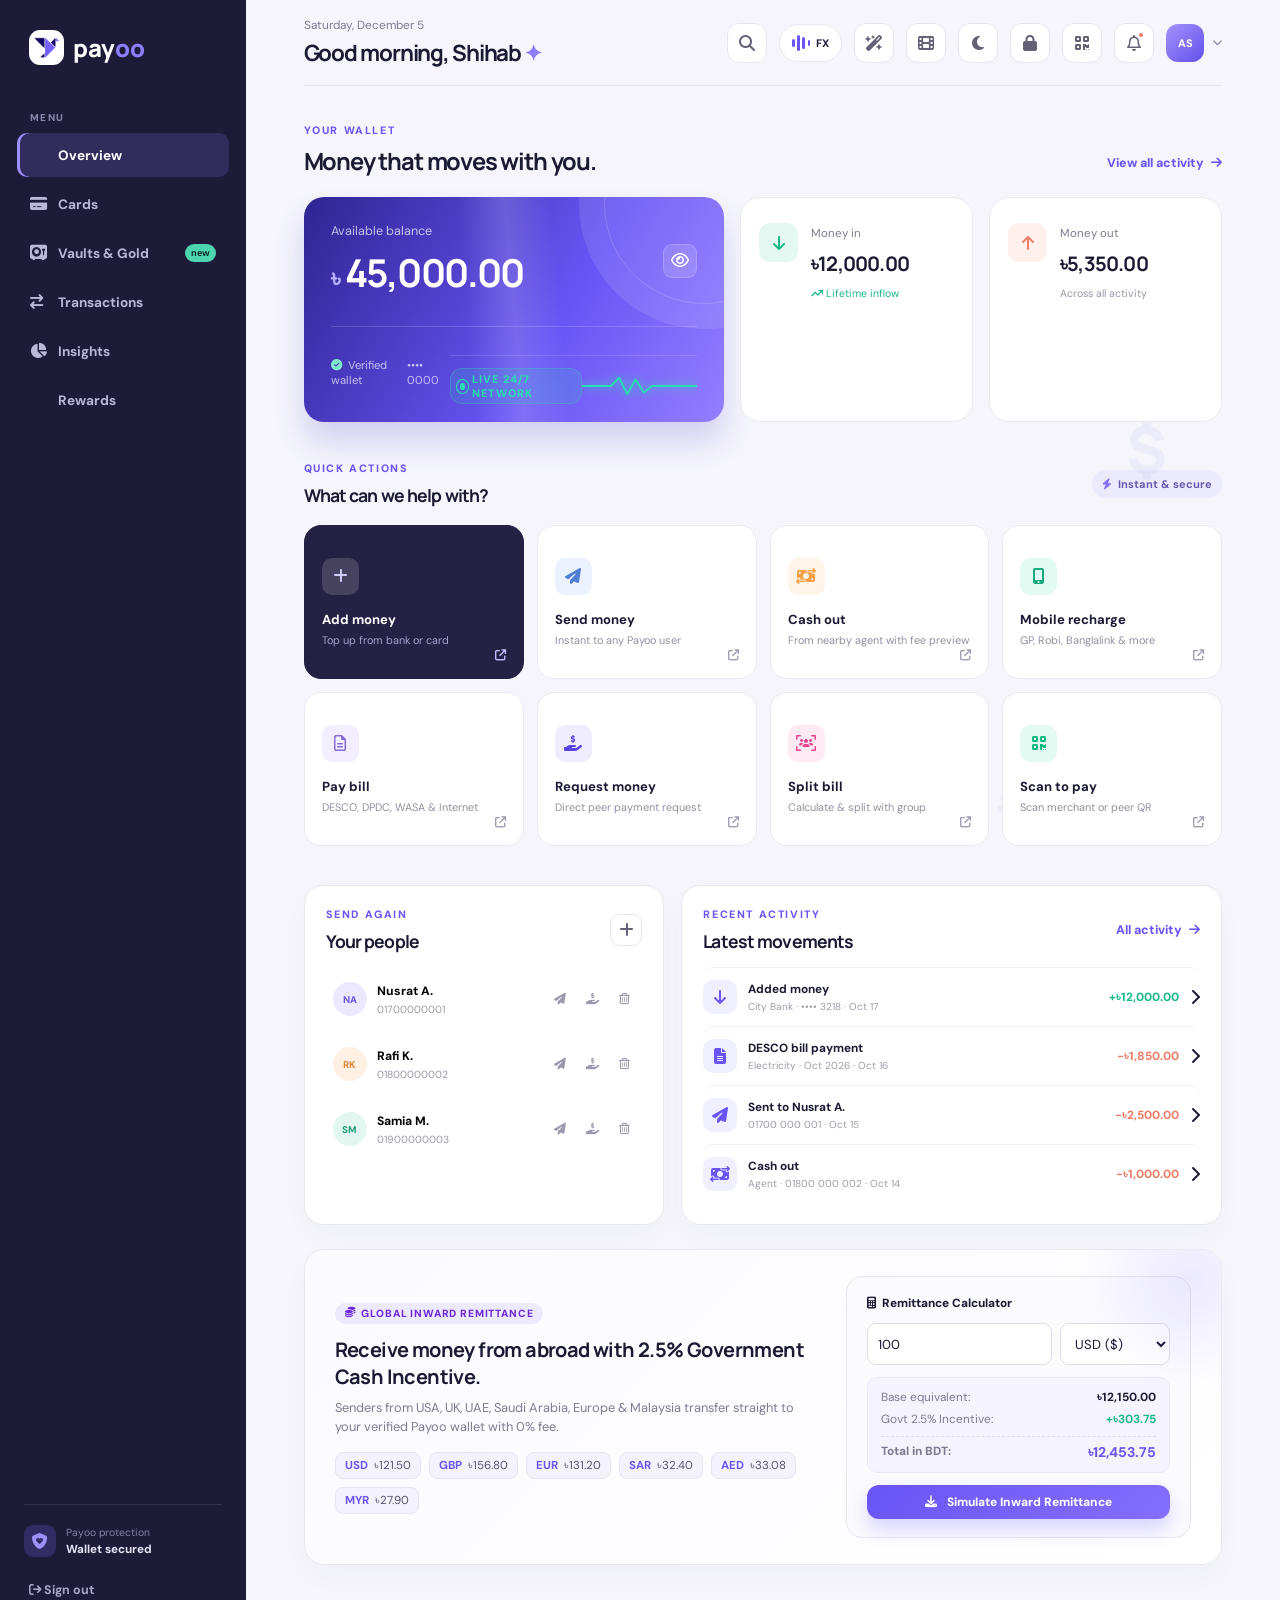
<file: home.html>
<!doctype html>
<html lang="en" data-theme="light">
  <head>
    <meta charset="UTF-8" />
    <meta name="viewport" content="width=device-width, initial-scale=1.0" />
    <meta name="theme-color" content="#17162f" />
    <meta name="description" content="Payoo Mobile Bank — Next-Gen Digital Wallet with zero fees, instant P2P transfers, mobile recharge, utility bills, dynamic financial analytics, and QR payments." />
    <meta property="og:title" content="Payoo — Next-Gen Digital Wallet" />
    <meta property="og:description" content="Fast, seamless digital banking in Bangladesh. Send money, recharge airtime, split bills, and track your cash flow in cinematic clarity." />
    <meta property="og:image" content="./assets/logo.png" />
    <meta property="og:type" content="website" />
    <title>Payoo — Your money, in motion</title>
    <link rel="icon" href="./assets/logo.png" type="image/png" />
    <link rel="manifest" href="./manifest.json" />
    <link rel="preconnect" href="https://fonts.googleapis.com" />
    <link rel="preconnect" href="https://fonts.gstatic.com" crossorigin />
    <link href="https://fonts.googleapis.com/css2?family=DM+Sans:opsz,wght@9..40,400;9..40,500;9..40,600;9..40,700&family=Manrope:wght@600;700;800&display=swap" rel="stylesheet" />
    <link rel="stylesheet" href="https://cdnjs.cloudflare.com/ajax/libs/font-awesome/6.7.2/css/all.min.css" />
    <link rel="stylesheet" href="./assets/css/app.css" />
  </head>
  <body class="app-page">
    <!-- Dashboard Ambient Background Video Layer (Toggleable) -->
    <div id="dashboard-bg-video-container" class="dashboard-bg-video-container" aria-hidden="true">
      <video id="dashboard-bg-video" class="dashboard-bg-video" autoplay muted loop playsinline preload="auto">
        <source src="./assets/video/bg-cinematic.mp4" type="video/mp4" />
      </video>
    </div>

    <!-- Ambient Floating Currency Motion Mesh -->
    <div class="ambient-currency-mesh" aria-hidden="true">
      <span class="floating-glyph" style="top: 15%; left: 6%; font-size: 3.5rem;">৳</span>
      <span class="floating-glyph" style="top: 45%; left: 88%; font-size: 4rem; animation-delay: -3s;">$</span>
      <span class="floating-glyph" style="top: 75%; left: 10%; font-size: 3rem; animation-delay: -6s;">€</span>
      <span class="floating-glyph" style="top: 85%; left: 78%; font-size: 3.8rem; animation-delay: -9s;">৳</span>
      <span class="floating-glyph" style="top: 25%; left: 62%; font-size: 2.5rem; animation-delay: -4s;">£</span>
    </div>

    <div class="app-layout">
      <aside class="sidebar" aria-label="Primary navigation">
        <a class="brand brand--sidebar" href="./home.html" aria-label="Payoo home">
          <span class="brand-mark"><img src="./assets/logo.png" alt="Payoo Logo" /></span>
          <span>pay<span>oo</span></span>
        </a>
        <p class="sidebar-label">MENU</p>
        <nav class="sidebar-nav">
          <button class="nav-link is-active" data-view="overview"><i class="fa-solid fa-grid-2"></i><span>Overview</span></button>
          <button class="nav-link" data-view="cards"><i class="fa-solid fa-credit-card"></i><span>Cards</span></button>
          <button class="nav-link" data-view="vaults"><i class="fa-solid fa-vault"></i><span>Vaults & Gold</span><em>new</em></button>
          <button class="nav-link" data-view="activity"><i class="fa-solid fa-arrow-right-arrow-left"></i><span>Transactions</span></button>
          <button class="nav-link" data-view="insights"><i class="fa-solid fa-chart-pie"></i><span>Insights</span></button>
          <button class="nav-link" data-view="rewards"><i class="fa-solid fa-sparkles"></i><span>Rewards</span></button>
        </nav>
        <div class="sidebar-bottom">
          <div class="mini-wallet"><span class="mini-wallet__icon"><i class="fa-solid fa-shield-heart"></i></span><div><small>Payoo protection</small><strong>Wallet secured</strong></div></div>
          <button id="logout-btn" class="logout-button"><i class="fa-solid fa-arrow-right-from-bracket"></i> Sign out</button>
        </div>
      </aside>

      <div class="page-content">
        <header class="topbar">
          <button class="mobile-menu" id="mobile-menu" aria-label="Open navigation"><i class="fa-solid fa-bars"></i></button>
          <div class="page-title"><p id="today-date"></p><h1 id="page-heading">Good morning, Shihab <span>✦</span></h1></div>
          <div class="topbar-actions">
            <button id="search-trigger-btn" class="round-button" aria-label="Open command palette" title="Search or Quick Actions (Ctrl+K)"><i class="fa-solid fa-magnifying-glass"></i></button>
            <button id="soundwave-toggle-btn" class="audio-visualizer-btn" aria-label="Audio Visualizer & Sound Effects Toggle" title="Audio Effects: Active">
              <div class="soundwave-bars">
                <span class="soundwave-bar"></span>
                <span class="soundwave-bar"></span>
                <span class="soundwave-bar"></span>
                <span class="soundwave-bar"></span>
              </div>
              <span id="soundwave-label" style="font-size: 0.68rem; margin-left: 2px;">FX</span>
            </button>
            <button id="ai-coach-btn" class="round-button" aria-label="Payoo Intelligence AI" title="Payoo AI Money Coach"><i class="fa-solid fa-wand-magic-sparkles"></i></button>
            <button id="dashboard-video-toggle-btn" class="round-button" aria-label="Toggle cinematic background video" title="Toggle Dashboard Video Ambiance"><i class="fa-solid fa-film"></i></button>
            <button id="theme-toggle-btn" class="round-button" aria-label="Toggle dark/light theme" title="Toggle Theme (Alt+T)"><i class="fa-solid fa-moon"></i></button>
            <button id="lock-wallet-btn" class="round-button" aria-label="Lock wallet" title="Lock Wallet Screen"><i class="fa-solid fa-lock"></i></button>
            <button id="my-qr-btn" class="round-button" aria-label="My QR Code" title="Show my Payoo QR Code"><i class="fa-solid fa-qrcode"></i></button>
            <button id="notification-btn" class="round-button notification-button" aria-label="Open notifications"><i class="fa-regular fa-bell"></i><b id="notif-badge"></b></button>
            <button id="profile-btn" class="profile-button" aria-label="Open profile"><span id="user-initials">AS</span><i class="fa-solid fa-chevron-down"></i></button>
          </div>
        </header>

        <main>
          <!-- Overview View -->
          <section id="overview-view" class="app-view">
            <div class="intro-row"><div><p class="eyebrow">YOUR WALLET</p><h2>Money that moves with you.</h2></div><button class="text-cta" data-view="activity">View all activity <i class="fa-solid fa-arrow-right"></i></button></div>
            <section class="wallet-grid" aria-label="Wallet overview">
              <article class="balance-card tilt-card">
                <div class="card-glow"></div>
                <div class="balance-top"><div><p>Available balance</p><h2><span>৳</span> <strong id="balance">45,000.00</strong></h2></div><button id="balance-visibility" class="balance-visibility" type="button" aria-label="Hide balance"><i class="fa-regular fa-eye"></i></button></div>
                <div class="balance-footer"><span><i class="fa-solid fa-circle-check"></i> Verified wallet</span><span id="account-mask">•••• 9184</span>
                <div class="balance-pulse-track">
                  <div class="live-pulse-badge">
                    <span class="radar-dot"></span> LIVE 24/7 NETWORK
                  </div>
                  <div class="pulse-svg-wrapper">
                    <svg viewBox="0 0 140 28" width="100%" height="100%">
                      <path class="pulse-svg-line" d="M 0 14 L 35 14 L 45 4 L 55 24 L 65 6 L 75 22 L 85 14 L 140 14"/>
                    </svg>
                  </div>
                </div>
              </div>
              </article>
              <article class="income-card stat-card tilt-card"><span class="stat-icon stat-icon--mint"><i class="fa-solid fa-arrow-down"></i></span><div><p>Money in</p><strong id="income-total">৳0.00</strong><small class="positive"><i class="fa-solid fa-arrow-trend-up"></i> Lifetime inflow</small></div></article>
              <article class="spend-card stat-card tilt-card"><span class="stat-icon stat-icon--coral"><i class="fa-solid fa-arrow-up"></i></span><div><p>Money out</p><strong id="spend-total">৳0.00</strong><small>Across all activity</small></div></article>
            </section>

            <section class="service-section">
              <div class="section-header"><div><p class="eyebrow">QUICK ACTIONS</p><h2>What can we help with?</h2></div><span class="shortcut-hint"><i class="fa-solid fa-bolt"></i> Instant & secure</span></div>
              <div class="service-grid">
                <button class="service-card service-card--primary" data-action="add-money"><span class="service-icon"><i class="fa-solid fa-plus"></i></span><strong>Add money</strong><small>Top up from bank or card</small><i class="service-arrow fa-solid fa-arrow-up-right-from-square"></i></button>
                <button class="service-card" data-action="transfer"><span class="service-icon service-icon--blue"><i class="fa-solid fa-paper-plane"></i></span><strong>Send money</strong><small>Instant to any Payoo user</small><i class="service-arrow fa-solid fa-arrow-up-right-from-square"></i></button>
                <button class="service-card" data-action="cashout"><span class="service-icon service-icon--orange"><i class="fa-solid fa-money-bill-transfer"></i></span><strong>Cash out</strong><small>From nearby agent with fee preview</small><i class="service-arrow fa-solid fa-arrow-up-right-from-square"></i></button>
                <button class="service-card" data-action="recharge"><span class="service-icon service-icon--teal"><i class="fa-solid fa-mobile-screen-button"></i></span><strong>Mobile recharge</strong><small>GP, Robi, Banglalink & more</small><i class="service-arrow fa-solid fa-arrow-up-right-from-square"></i></button>
                <button class="service-card" data-action="pay-bill"><span class="service-icon service-icon--purple"><i class="fa-regular fa-file-lines"></i></span><strong>Pay bill</strong><small>DESCO, DPDC, WASA & Internet</small><i class="service-arrow fa-solid fa-arrow-up-right-from-square"></i></button>
                <button class="service-card" data-action="request"><span class="service-icon service-icon--indigo"><i class="fa-solid fa-hand-holding-dollar"></i></span><strong>Request money</strong><small>Direct peer payment request</small><i class="service-arrow fa-solid fa-arrow-up-right-from-square"></i></button>
                <button class="service-card" data-action="split-bill"><span class="service-icon service-icon--pink"><i class="fa-solid fa-users-viewfinder"></i></span><strong>Split bill</strong><small>Calculate & split with group</small><i class="service-arrow fa-solid fa-arrow-up-right-from-square"></i></button>
                <button class="service-card" data-action="scan-qr"><span class="service-icon service-icon--emerald"><i class="fa-solid fa-qrcode"></i></span><strong>Scan to pay</strong><small>Scan merchant or peer QR</small><i class="service-arrow fa-solid fa-arrow-up-right-from-square"></i></button>
              </div>
            </section>

            <section class="dashboard-grid">
              <article class="surface-card contacts-card">
                <div class="section-header"><div><p class="eyebrow">SEND AGAIN</p><h2>Your people</h2></div><button id="add-contact-btn" class="round-button small-round" type="button" aria-label="Add new contact" title="Add contact"><i class="fa-solid fa-plus"></i></button></div>
                <div id="contacts-list" class="contacts-list"></div>
              </article>
              <article class="surface-card activity-card">
                <div class="section-header"><div><p class="eyebrow">RECENT ACTIVITY</p><h2>Latest movements</h2></div><button class="text-cta" data-view="activity">All activity <i class="fa-solid fa-arrow-right"></i></button></div>
                <div id="activity-preview" class="activity-list"></div>
              </article>
            </section>

            <!-- Global Inward Remittance Section -->
            <section class="remittance-section">
              <div class="surface-card remittance-card">
                <div class="remittance-card__info">
                  <span class="badge-pill"><i class="fa-solid fa-coins"></i> GLOBAL INWARD REMITTANCE</span>
                  <h2>Receive money from abroad with 2.5% Government Cash Incentive.</h2>
                  <p>Senders from USA, UK, UAE, Saudi Arabia, Europe & Malaysia transfer straight to your verified Payoo wallet with 0% fee.</p>
                  <div class="currency-rates-ticker" id="currency-rates-ticker">
                    <span class="rate-tag"><strong>USD</strong> ৳121.50</span>
                    <span class="rate-tag"><strong>GBP</strong> ৳156.80</span>
                    <span class="rate-tag"><strong>EUR</strong> ৳131.20</span>
                    <span class="rate-tag"><strong>SAR</strong> ৳32.40</span>
                    <span class="rate-tag"><strong>AED</strong> ৳33.08</span>
                    <span class="rate-tag"><strong>MYR</strong> ৳27.90</span>
                  </div>
                </div>
                <div class="remittance-calc">
                  <p class="calc-label"><i class="fa-solid fa-calculator"></i> Remittance Calculator</p>
                  <div class="calc-inputs">
                    <div class="calc-row">
                      <input id="remit-amount" type="number" value="100" min="1" step="any" placeholder="Amount" aria-label="Remittance foreign amount" />
                      <select id="remit-currency" aria-label="Foreign currency">
                        <option value="USD">USD ($)</option>
                        <option value="GBP">GBP (£)</option>
                        <option value="EUR">EUR (€)</option>
                        <option value="SAR">SAR (﷼)</option>
                        <option value="AED">AED (د.إ)</option>
                        <option value="MYR">MYR (RM)</option>
                      </select>
                    </div>
                    <div class="calc-results">
                      <div><span>Base equivalent:</span> <strong id="remit-base">৳12,150.00</strong></div>
                      <div><span>Govt 2.5% Incentive:</span> <strong id="remit-incentive" class="positive">+৳303.75</strong></div>
                      <div class="calc-total"><span>Total in BDT:</span> <strong id="remit-total">৳12,453.75</strong></div>
                    </div>
                    <button id="claim-remit-btn" class="button button--primary button--sm" type="button"><i class="fa-solid fa-download"></i> Simulate Inward Remittance</button>
                  </div>
                </div>
              </div>
            </section>
          </section>

          <!-- Activity / Transactions View -->
          
          <!-- Cards & Security View -->
          <section id="cards-view" class="app-view hidden">
            <div class="view-banner">
              <div>
                <p class="eyebrow">DIGITAL PLATINUM</p>
                <h2>Virtual Card &amp; Security</h2>
                <p>Manage your contactless virtual card, freeze controls, e-commerce switches, and spending limits.</p>
              </div>
              <button id="flip-card-btn" class="button button--dark" type="button"><i class="fa-solid fa-arrows-rotate"></i> Flip Card (3D)</button>
            </div>

            <div class="card-showcase-grid">
              <!-- Left: 3D Interactive Flipping Card -->
              <div class="virtual-card-wrapper">
                <div class="virtual-card" id="virtual-card" title="Click to flip card">
                  <!-- Front Face -->
                  <div class="virtual-card__face virtual-card__face--front">
                    <div class="card-top-row">
                      <div class="card-brand-label">pay<span>oo</span></div>
                      <span class="card-tier-tag">PLATINUM DIGITAL</span>
                    </div>
                    <div class="card-chip-nfc-row">
                      <div class="card-emv-chip"></div>
                      <i class="fa-solid fa-wifi card-contactless-wave"></i>
                    </div>
                    <div class="card-pan-row">
                      <span id="card-pan-display">4532 •••• •••• 9184</span>
                      <button id="copy-card-num-btn" class="round-button small-round" type="button" title="Copy card number" style="background: rgba(255,255,255,0.15); color: #fff; width: 30px; height: 30px;"><i class="fa-regular fa-copy"></i></button>
                    </div>
                    <div class="card-meta-bottom">
                      <div class="card-meta-col">
                        <p>CARDHOLDER</p>
                        <strong id="card-holder-display">SHIHAB ATAHAR</strong>
                      </div>
                      <div class="card-meta-col">
                        <p>EXPIRES</p>
                        <strong id="card-expiry-display">10/29</strong>
                      </div>
                      <i class="fa-brands fa-cc-visa card-network-logo"></i>
                    </div>

                    <!-- Frozen Overlay -->
                    <div id="card-freeze-overlay" class="card-freeze-overlay hidden">
                      <i class="fa-solid fa-snowflake"></i>
                      <span>CARD FROZEN</span>
                      <small style="font-size: 0.68rem; opacity: 0.9;">Transactions are currently blocked</small>
                    </div>
                  </div>

                  <!-- Back Face -->
                  <div class="virtual-card__face virtual-card__face--back">
                    <div class="card-mag-stripe"></div>
                    <div class="card-back-content">
                      <div class="card-sig-cvv-row">
                        <span class="card-signature-mesh">Shihab Atahar</span>
                        <div class="card-cvv-box">
                          <span id="card-cvv-display">•••</span>
                        </div>
                      </div>
                      <div style="display: flex; justify-content: space-between; align-items: center;">
                        <button id="reveal-cvv-btn" class="subtle-button" type="button" style="color: #ffd066; font-size: 0.72rem; padding: 4px 8px;"><i class="fa-regular fa-eye"></i> Reveal CVV (15s)</button>
                        <div class="card-hologram"></div>
                      </div>
                      <p class="card-back-disclaimer">
                        Authorized signature required. Issued by Payoo MFS Ltd under license from Bangladesh Bank.
                        For 24/7 customer support dial 16216.
                      </p>
                    </div>
                  </div>
                </div>

                <small style="color: var(--muted); font-size: 0.75rem;"><i class="fa-solid fa-hand-pointer"></i> Tap card or click 'Flip Card' to inspect CVV &amp; signature</small>
              </div>

              <!-- Right: Card Security Controls -->
              <div class="card-controls-panel">
                <div class="control-tile">
                  <div class="control-tile-info">
                    <span class="control-icon control-icon--blue"><i class="fa-solid fa-snowflake"></i></span>
                    <div>
                      <h4>Freeze Card</h4>
                      <p>Instantly pause all card payments &amp; transfers</p>
                    </div>
                  </div>
                  <label class="switch">
                    <input type="checkbox" id="card-freeze-toggle" />
                    <span class="switch-slider"></span>
                  </label>
                </div>

                <div class="control-tile">
                  <div class="control-tile-info">
                    <span class="control-icon control-icon--purple"><i class="fa-solid fa-globe"></i></span>
                    <div>
                      <h4>Online E-Commerce</h4>
                      <p>Enable shopping on Daraz, Chaldal, Foodpanda &amp; Web</p>
                    </div>
                  </div>
                  <label class="switch">
                    <input type="checkbox" id="card-online-toggle" checked />
                    <span class="switch-slider"></span>
                  </label>
                </div>

                <div class="control-tile">
                  <div class="control-tile-info">
                    <span class="control-icon control-icon--gold"><i class="fa-solid fa-plane-departure"></i></span>
                    <div>
                      <h4>International Roaming</h4>
                      <p>Allow foreign currency checkout (USD/EUR/GBP)</p>
                    </div>
                  </div>
                  <label class="switch">
                    <input type="checkbox" id="card-intl-toggle" />
                    <span class="switch-slider"></span>
                  </label>
                </div>

                <div class="limit-slider-card">
                  <div class="limit-slider-header">
                    <div>
                      <h4 style="margin: 0; font-size: 0.92rem;">Monthly Spending Limit</h4>
                      <p style="margin: 2px 0 0; font-size: 0.77rem; color: var(--muted);">Auto-caps card expenditures</p>
                    </div>
                    <strong id="card-limit-display">৳30,000</strong>
                  </div>
                  <input type="range" id="card-limit-slider" class="limit-range-input" min="5000" max="100000" step="5000" value="30000" />
                  <div class="limit-bar-meter">
                    <span>Spent this month: <strong id="card-spent-display" style="color: var(--ink);">৳8,450.00</strong></span>
                    <span>Max: ৳100,000</span>
                  </div>
                </div>

                <div style="display: flex; gap: 12px;">
                  <button id="regenerate-card-btn" class="button button--soft button--sm" type="button" style="flex: 1;"><i class="fa-solid fa-arrows-rotate"></i> Regenerate Card Details</button>
                  <button id="card-export-pin-btn" class="button button--soft button--sm" type="button" style="flex: 1;"><i class="fa-solid fa-key"></i> View Card PIN</button>
                </div>
              </div>
            </div>

            <!-- Payoo Lifestyle & Member Perk Cards Deck -->
            <div class="section-header" style="margin-top: 36px;">
              <div>
                <p class="eyebrow">LIFESTYLE &amp; MEMBERSHIP</p>
                <h2>Payoo Café Gold Member Pass</h2>
              </div>
              <button id="view-all-drinks-cta" class="text-cta" data-view="rewards">Browse AI Drink Lounge <i class="fa-solid fa-arrow-right"></i></button>
            </div>

            <div class="member-pass-card">
              <div class="member-pass-info">
                <span class="member-pass-badge"><i class="fa-solid fa-crown"></i> VIP ACCESS</span>
                <h3>Payoo Café Gold Pass</h3>
                <p>15% instant cashback across 120+ partner artisan cafés &amp; 1 complimentary AI specialty beverage monthly.</p>
                <div style="display: flex; gap: 14px; margin-top: 12px; font-size: 0.75rem; color: #ffd066;">
                  <span><i class="fa-solid fa-percent"></i> 15% Cashback</span>
                  <span><i class="fa-solid fa-star"></i> Tier: Platinum Barista</span>
                  <span><i class="fa-solid fa-shield-halved"></i> Active</span>
                </div>
              </div>
              <div style="display: flex; flex-direction: column; gap: 8px; align-items: flex-end;">
                <button id="open-crafter-from-cards-btn" class="button button--gold button--sm" type="button"><i class="fa-solid fa-wand-magic-sparkles"></i> Craft AI Drink</button>
                <small style="color: rgba(255,255,255,0.6); font-size: 0.7rem;">Member ID: PAYOO-CAFE-9184</small>
              </div>
            </div>

            <div class="section-header" style="margin-top: 24px;">
              <div>
                <p class="eyebrow">ACTIVE DRINK CARDS</p>
                <h2>Your Featured Beverage Cards</h2>
              </div>
              <span class="shortcut-hint"><i class="fa-solid fa-bolt"></i> 1-Tap Wallet Checkout</span>
            </div>
            <div id="lifestyle-drink-cards" class="drink-cards-grid" style="margin-bottom: 20px;"></div>

          </section>

          <!-- Vaults & Gold View -->
          <section id="vaults-view" class="app-view hidden">
            <div class="view-banner">
              <div>
                <p class="eyebrow">WEALTH &amp; BUDGETING</p>
                <h2>Vaults &amp; Digital Gold</h2>
                <p>Plan multi-goal savings, track your monthly budget, and hold fractional 24K digital gold.</p>
              </div>
              <button id="create-vault-btn" class="button button--dark" type="button"><i class="fa-solid fa-plus"></i> Create New Vault</button>
            </div>

            <!-- Monthly Budget Tracker Banner -->
            <div class="budget-hero-card">
              <div class="budget-hero-header">
                <div>
                  <p class="eyebrow" style="margin-bottom: 2px;">MONTHLY SPEND TRACKER</p>
                  <h3 style="margin: 0; font-size: 1.25rem;">October Budget Progress</h3>
                </div>
                <span id="budget-status-pill" class="budget-status-pill budget-status-pill--healthy"><i class="fa-solid fa-circle-check"></i> On Track</span>
              </div>
              <div class="budget-bar-track">
                <div id="budget-bar-fill" class="budget-bar-fill" style="width: 38%;"></div>
              </div>
              <div class="budget-meta-row">
                <span>Spent: <strong id="budget-spent-val">৳9,850.00</strong> of <strong id="budget-total-val">৳25,000.00</strong></span>
                <span>Daily allowance remaining: <strong id="budget-daily-allowance" style="color: var(--mint);">৳1,262.50 / day</strong></span>
              </div>
            </div>

            <!-- Payoo 24K Digital Gold Card -->
            <div class="gold-card">
              <div>
                <span class="gold-badge"><i class="fa-solid fa-coins"></i> SHARIAH-COMPLIANT ASSET</span>
                <h2>Payoo 24K Digital Gold</h2>
                <p>Buy, hold, or liquidate 99.9% pure fractional 24 Karat gold backed by institutional vaults with zero storage fees.</p>
                <div class="gold-metrics-row">
                  <div class="gold-metric-item">
                    <small>Live Market Price / Gram</small>
                    <strong id="gold-live-price">৳11,850.00</strong>
                  </div>
                  <div class="gold-metric-item">
                    <small>Your Gold Holdings</small>
                    <strong id="gold-holding-grams">1.2500 g</strong>
                  </div>
                  <div class="gold-metric-item">
                    <small>Portfolio Value</small>
                    <strong id="gold-holding-bdt">৳14,812.50</strong>
                  </div>
                  <div class="gold-metric-item">
                    <small>Performance</small>
                    <strong style="color: #29dfb2;">+6.8%</strong>
                  </div>
                </div>
              </div>
              <div class="gold-card-actions">
                <button id="buy-gold-trigger-btn" class="button button--gold" type="button"><i class="fa-solid fa-cart-shopping"></i> Buy Gold</button>
                <button id="sell-gold-trigger-btn" class="button button--gold-soft" type="button"><i class="fa-solid fa-hand-holding-dollar"></i> Sell Gold</button>
              </div>
            </div>

            <!-- Multiple Savings Vaults Grid -->
            <div class="section-header">
              <div>
                <p class="eyebrow">MULTI-GOAL SAVINGS</p>
                <h2>Your Savings Vaults</h2>
              </div>
              <span class="shortcut-hint"><i class="fa-solid fa-piggy-bank"></i> Auto-compounding sandbox</span>
            </div>
            <div id="vaults-container" class="vaults-grid"></div>
          </section>

          <section id="activity-view" class="app-view hidden">
            <div class="view-banner"><div><p class="eyebrow">YOUR MONEY STORY</p><h2>Transaction activity</h2><p>Every wallet movement in one clear, searchable and exportable feed.</p></div><button class="button button--dark" data-action="transfer"><i class="fa-solid fa-paper-plane"></i> Send money</button></div>
            <div class="surface-card table-card">
              <div class="activity-toolbar">
                <div class="search-field"><i class="fa-solid fa-magnifying-glass"></i><input id="history-search" type="search" placeholder="Search transactions, txid, amounts..." /></div>
                <div class="activity-toolbar-actions">
                  <button id="view-statement-btn" class="subtle-button" type="button" title="View official bank statement with running balances"><i class="fa-solid fa-file-invoice"></i> Statement</button>
                  <button id="export-csv" class="subtle-button" type="button" title="Download transactions as CSV"><i class="fa-solid fa-file-arrow-down"></i> Export CSV</button>
                  <button id="clear-history" class="subtle-button" type="button"><i class="fa-regular fa-trash-can"></i> Clear</button>
                </div>
              </div>
              <div id="activity-filters" class="activity-filters">
                <button class="filter-pill is-active" data-filter="all">All</button>
                <button class="filter-pill" data-filter="inflow">Inflow (+)</button>
                <button class="filter-pill" data-filter="outflow">Outflow (−)</button>
                <button class="filter-pill" data-filter="transfer">Transfers</button>
                <button class="filter-pill" data-filter="pay-bill">Bills</button>
                <button class="filter-pill" data-filter="recharge">Recharge</button>
                <button class="filter-pill" data-filter="cashout">Cash out</button>
              </div>
              <div id="period-filters" class="activity-filters period-filters">
                <span class="period-label"><i class="fa-regular fa-clock"></i> Timeframe:</span>
                <button class="filter-pill filter-pill--sm is-active" data-period="all">All Time</button>
                <button class="filter-pill filter-pill--sm" data-period="today">Today</button>
                <button class="filter-pill filter-pill--sm" data-period="7days">Past 7 Days</button>
                <button class="filter-pill filter-pill--sm" data-period="30days">Past 30 Days</button>
              </div>
              <div id="history-container" class="full-history"></div>
            </div>
          </section>

          <!-- Insights View -->
          <section id="insights-view" class="app-view hidden">
            <div class="view-banner"><div><p class="eyebrow">CLEARER CHOICES</p><h2>Financial insights</h2><p>A dynamic, real-time overview of your weekly flow and spending categories.</p></div></div>
            <div class="insight-grid">
              <article class="surface-card chart-card">
                <div class="section-header"><div><p class="eyebrow">WEEKLY FLOW</p><h2>Money movement</h2></div><span class="chart-badge">Past 7 days</span></div>
                <div class="chart-metrics">
                  <div><span>Weekly spending</span><strong id="chart-week-total">৳0.00</strong></div>
                  <div><span>Daily average</span><strong id="chart-daily-avg">৳0.00</strong></div>
                </div>
                <div id="weekly-chart" class="bar-chart" aria-label="Weekly activity chart"></div>
                <div class="chart-labels"><span>Mon</span><span>Tue</span><span>Wed</span><span>Thu</span><span>Fri</span><span>Sat</span><span>Sun</span></div>
              </article>
              <article class="surface-card goal-card">
                <span class="goal-orbit"><i class="fa-solid fa-umbrella-beach"></i></span>
                <p class="eyebrow">SAVINGS GOAL</p>
                <h2>Dream getaway</h2>
                <p>Keep building your personal travel & safety fund.</p>
                <div class="goal-progress"><div><span id="goal-progress"></span></div><strong id="goal-label">0%</strong></div>
                <div class="goal-footer"><span id="goal-saved">৳0 saved</span><span>of ৳60,000</span></div>
                <div class="goal-actions">
                  <button id="save-goal" class="button button--soft" type="button"><i class="fa-solid fa-plus"></i> Add ৳500</button>
                  <button id="save-goal-1000" class="button button--soft" type="button"><i class="fa-solid fa-plus"></i> Add ৳1,000</button>
                  <button id="withdraw-goal" class="subtle-button" type="button" title="Withdraw from savings back to wallet"><i class="fa-solid fa-arrow-turn-down"></i> Withdraw ৳500</button>
                </div>
              </article>
            </div>
            <article id="category-card" class="surface-card category-card">
              <div class="section-header"><div><p class="eyebrow">SPENDING DISTRIBUTION</p><h2>Category breakdown</h2></div></div>
              <div id="category-list" class="category-list"></div>
            </article>
          
            <!-- Financial Health & Trust Score -->
            <article class="surface-card score-card">
              <div class="score-gauge-box">
                <svg class="gauge-svg" viewBox="0 0 240 130">
                  <!-- Background Track Arc -->
                  <path d="M 30 115 A 90 90 0 0 1 210 115" fill="none" stroke="var(--line)" stroke-width="16" stroke-linecap="round"/>
                  <!-- Animated Score Arc -->
                  <path id="score-gauge-arc" d="M 30 115 A 90 90 0 0 1 210 115" fill="none" stroke="url(#scoreGrad)" stroke-width="16" stroke-linecap="round" stroke-dasharray="283" stroke-dashoffset="60" style="transition: stroke-dashoffset 1s ease;"/>
                  <defs>
                    <linearGradient id="scoreGrad" x1="0%" y1="0%" x2="100%" y2="0%">
                      <stop offset="0%" stop-color="#ee7d68"/>
                      <stop offset="50%" stop-color="#ffd066"/>
                      <stop offset="100%" stop-color="#29dfb2"/>
                    </linearGradient>
                  </defs>
                </svg>
                <div class="score-value-overlay">
                  <strong id="score-number-display">785</strong>
                  <span id="score-tier-tag">TIER 1 • EXCELLENT</span>
                </div>
              </div>
              <div>
                <p class="eyebrow" style="margin-bottom: 2px;">CREDIT &amp; RELIABILITY</p>
                <h3 style="margin: 0 0 6px; font-size: 1.25rem;">Payoo Financial Health Score</h3>
                <p style="margin: 0 0 16px; font-size: 0.85rem; color: var(--muted);">Dynamic reliability index based on savings ratio, bill settlement punctuality, and sandbox liquidity buffer.</p>
                <div class="score-pillars-grid">
                  <div class="score-pillar-item">
                    <div class="pillar-header">
                      <span>Savings Habit</span>
                      <strong>Grade A+</strong>
                    </div>
                    <div class="pillar-bar-track"><div class="pillar-bar-fill" style="width: 95%;"></div></div>
                  </div>
                  <div class="score-pillar-item">
                    <div class="pillar-header">
                      <span>Outflow Control</span>
                      <strong>Grade A</strong>
                    </div>
                    <div class="pillar-bar-track"><div class="pillar-bar-fill" style="width: 88%;"></div></div>
                  </div>
                  <div class="score-pillar-item">
                    <div class="pillar-header">
                      <span>Utility Regularity</span>
                      <strong>Grade A+</strong>
                    </div>
                    <div class="pillar-bar-track"><div class="pillar-bar-fill" style="width: 92%;"></div></div>
                  </div>
                  <div class="score-pillar-item">
                    <div class="pillar-header">
                      <span>KYC &amp; PIN Security</span>
                      <strong>Verified</strong>
                    </div>
                    <div class="pillar-bar-track"><div class="pillar-bar-fill" style="width: 100%;"></div></div>
                  </div>
                </div>
              </div>
            </article>
          </section>

                    <!-- Rewards / Payoo Café View -->
          <section id="rewards-view" class="app-view hidden">
            <div class="cafe-hero-banner">
              <div class="cafe-hero-copy">
                <span class="points-pill"><i class="fa-solid fa-sparkles"></i> PAYOO CAFÉ × AI BARISTA</span>
                <h2>Sip the future of artisan coffee.</h2>
                <p>Handcrafted single-origin roasts, nitrogen cold brews &amp; AI-formulated wellness elixirs. Order in 1-tap with your Payoo balance or redeem reward points.</p>
              </div>
              <div class="cafe-hero-actions">
                <div style="background: rgba(255,255,255,0.08); border: 1px solid rgba(255,255,255,0.18); border-radius: 14px; padding: 10px 14px; text-align: center;">
                  <span style="font-size: 0.7rem; color: rgba(255,255,255,0.7); text-transform: uppercase; font-weight: 700;">Reward Points Balance</span>
                  <strong id="rewards-pts-display" style="display: block; font-family: Manrope, sans-serif; font-size: 1.5rem; color: #ffd066;">150 pts</strong>
                </div>
                <button id="launch-ai-crafter-btn" class="button button--primary button--sm" type="button">
                  <i class="fa-solid fa-wand-magic-sparkles"></i> AI Drink Crafter Studio
                </button>
              </div>
            </div>

            <!-- Category Tabs -->
            <div class="drink-category-tabs" id="drink-category-tabs">
              <button class="drink-tab-btn is-active" data-cat="all"><i class="fa-solid fa-border-all"></i> All Creations</button>
              <button class="drink-tab-btn" data-cat="coffee"><i class="fa-solid fa-mug-hot"></i> Cold Brew &amp; Coffee</button>
              <button class="drink-tab-btn" data-cat="matcha"><i class="fa-solid fa-leaf"></i> Matcha &amp; Teas</button>
              <button class="drink-tab-btn" data-cat="sparkler"><i class="fa-solid fa-bottle-droplet"></i> Sparklers &amp; Tonics</button>
              <button class="drink-tab-btn" data-cat="custom-ai"><i class="fa-solid fa-wand-magic-sparkles"></i> AI Custom Specials</button>
            </div>

            <!-- Dynamic Drink Cards Grid -->
            <div id="drink-cards-container" class="drink-cards-grid"></div>

            <!-- Member Benefits & Promo Vouchers Row -->
            <div class="section-header" style="margin-top: 10px;">
              <div>
                <p class="eyebrow">PARTNER DISCOUNTS</p>
                <h2>Exclusive Member Vouchers</h2>
              </div>
            </div>
            <div class="reward-grid">
              <article class="surface-card reward-card">
                <span class="reward-card__emoji">☕</span>
                <p>PAYOO CAFÉ GULSHAN</p>
                <h3>50% off your next coffee</h3>
                <small>Use code <strong>CAFE50</strong> at checkout</small>
                <button class="subtle-button copy-promo" data-code="CAFE50" type="button"><i class="fa-regular fa-copy"></i> Copy code</button>
              </article>
              <article class="surface-card reward-card">
                <span class="reward-card__emoji">🚕</span>
                <p>RIDE MORE</p>
                <h3>৳30 off a ride home</h3>
                <small>Use code <strong>RIDE30</strong> with partner rides</small>
                <button class="subtle-button copy-promo" data-code="RIDE30" type="button"><i class="fa-regular fa-copy"></i> Copy code</button>
              </article>
              <article class="surface-card reward-card">
                <span class="reward-card__emoji">🎁</span>
                <p>WELCOME BONUS</p>
                <h3>Claim ৳100 right now</h3>
                <small>Enter promo code <strong>PAYOO100</strong></small>
                <button class="subtle-button" data-action="bonus" type="button">Claim reward <i class="fa-solid fa-arrow-right"></i></button>
              </article>
            </div>
          </section>
        </main>
      </div>
    </div>

    <!-- Mobile Navigation -->
    <nav class="mobile-nav" aria-label="Mobile navigation">
      <button class="mobile-nav__item is-active" data-view="overview"><i class="fa-solid fa-grid-2"></i><span>Home</span></button>
      <button class="mobile-nav__item" data-view="activity"><i class="fa-solid fa-arrow-right-arrow-left"></i><span>Activity</span></button>
      <button class="mobile-pay" data-action="transfer" aria-label="Send money"><i class="fa-solid fa-paper-plane"></i></button>
      <button class="mobile-nav__item" data-view="insights"><i class="fa-solid fa-chart-pie"></i><span>Insights</span></button>
      <button class="mobile-nav__item" data-view="rewards"><i class="fa-solid fa-sparkles"></i><span>Rewards</span></button>
    </nav>

    <!-- Modals -->
    <!-- Transaction Modal -->
    <dialog id="transaction-modal" class="transaction-modal">
      <div class="modal-top">
        <button id="modal-back" class="back-button hidden" type="button"><i class="fa-solid fa-arrow-left"></i></button>
        <p id="modal-step">SECURE TRANSACTION</p>
        <button id="modal-close" class="round-button small-round" type="button" aria-label="Close"><i class="fa-solid fa-xmark"></i></button>
      </div>
      <div id="modal-content"></div>
    </dialog>

    <!-- Official Transaction Receipt Modal -->
    <dialog id="receipt-modal" class="receipt-modal">
      <div class="modal-top">
        <p>TRANSACTION RECEIPT</p>
        <button id="receipt-close" class="round-button small-round" type="button" aria-label="Close receipt"><i class="fa-solid fa-xmark"></i></button>
      </div>
      <div id="receipt-content"></div>
    </dialog>

    <!-- Notification Modal -->
    <dialog id="notification-modal" class="notification-modal">
      <div class="notif-header">
        <h2>Notifications</h2>
        <button class="modal-close-text" type="button" data-close-notifications>Close</button>
      </div>
      <div id="notif-list" class="notif-list"></div>
      <div class="notif-footer">
        <button id="mark-read-btn" class="subtle-button" type="button"><i class="fa-solid fa-check-double"></i> Mark read</button>
        <button id="clear-notif-btn" class="subtle-button" type="button"><i class="fa-regular fa-trash-can"></i> Clear all</button>
      </div>
    </dialog>

    <!-- Profile & Preferences Modal -->
    <dialog id="profile-modal" class="profile-modal">
      <div class="modal-top">
        <p>ACCOUNT PROFILE</p>
        <button id="profile-close" class="round-button small-round" type="button" aria-label="Close profile"><i class="fa-solid fa-xmark"></i></button>
      </div>
      <div id="profile-content"></div>
    </dialog>

    <!-- Add Contact Modal -->
    <dialog id="contact-modal" class="transaction-modal">
      <div class="modal-top">
        <p>SAVED CONTACTS</p>
        <button id="contact-close" class="round-button small-round" type="button" aria-label="Close"><i class="fa-solid fa-xmark"></i></button>
      </div>
      <div class="modal-content">
        <h2>Add a person</h2>
        <p>Save a frequent recipient for fast, one-tap transfers.</p>
        <form id="add-contact-form" class="modal-form">
          <label>Full name<input name="name" placeholder="e.g. Tanvir Ahmed" required /></label>
          <label>Mobile number<input name="phone" inputmode="numeric" maxlength="11" placeholder="01XXXXXXXXX" required /></label>
          <button class="button button--primary" type="submit">Save contact <i class="fa-solid fa-check"></i></button>
        </form>
      </div>
    </dialog>

    <!-- Command Palette Modal (Ctrl+K) -->
    <dialog id="command-palette-modal" class="command-palette-modal">
      <div class="palette-header">
        <i class="fa-solid fa-magnifying-glass palette-icon"></i>
        <input id="palette-search" type="search" placeholder="Type an action, service, or search (e.g. 'send', 'theme', 'qr', 'bill')..." autocomplete="off" />
        <kbd class="palette-kbd">ESC</kbd>
        <button id="palette-close" class="round-button small-round" type="button" aria-label="Close command palette"><i class="fa-solid fa-xmark"></i></button>
      </div>
      <div id="palette-results" class="palette-results"></div>
      <div class="palette-footer">
        <span><kbd>↑</kbd> <kbd>↓</kbd> to navigate</span>
        <span><kbd>↵</kbd> to select</span>
        <span><kbd>esc</kbd> to close</span>
      </div>
    </dialog>

    <!-- My Personal QR Code Modal -->
    <dialog id="qr-modal" class="transaction-modal">
      <div class="modal-top">
        <p>MY PERSONAL QR CODE</p>
        <button id="qr-close" class="round-button small-round" type="button" aria-label="Close QR modal"><i class="fa-solid fa-xmark"></i></button>
      </div>
      <div class="modal-content qr-modal-content">
        <h2>Receive Money Instantly</h2>
        <p>Show this scannable QR code to receive funds with zero fees directly into your Payoo wallet.</p>
        <div class="qr-card">
          <div class="qr-card__user">
            <span class="avatar avatar--violet" id="qr-avatar">AS</span>
            <div>
              <strong id="qr-name">Shihab Atahar</strong>
              <small id="qr-phone">+880 00000000000</small>
            </div>
            <span class="qr-badge-verified"><i class="fa-solid fa-shield-check"></i> Verified</span>
          </div>
          <div class="qr-canvas-wrapper" id="qr-canvas-container"></div>
          <div class="qr-badge-strip">
            <span><i class="fa-solid fa-bolt"></i> Instant Settlement</span>
            <span><i class="fa-solid fa-shield-halved"></i> 100% Encrypted</span>
          </div>
        </div>
        <div class="qr-actions">
          <button id="copy-qr-link-btn" class="button button--soft" type="button"><i class="fa-regular fa-copy"></i> Copy Payoo ID</button>
          <button id="download-qr-btn" class="button button--dark" type="button"><i class="fa-solid fa-download"></i> Save QR Image</button>
        </div>
      </div>
    </dialog>

    <!-- Scan to Pay Modal -->
    <dialog id="scan-qr-modal" class="transaction-modal">
      <div class="modal-top">
        <p>PAYOO QR SCANNER</p>
        <button id="scan-qr-close" class="round-button small-round" type="button" aria-label="Close scanner"><i class="fa-solid fa-xmark"></i></button>
      </div>
      <div class="modal-content">
        <h2>Scan to Pay</h2>
        <p>Align the merchant or recipient QR code inside the viewfinder for instant payment.</p>
        <div class="scanner-viewport">
                    <div class="scanner-radar-ripple"></div>
          <div class="scanner-radar-ripple"></div>
          <div class="scanner-laser"></div>
          <div class="scanner-corners">
            <span class="corner tl"></span>
            <span class="corner tr"></span>
            <span class="corner bl"></span>
            <span class="corner br"></span>
          </div>
          <div class="scanner-instruction">
            <i class="fa-solid fa-expand"></i> Positioning QR in frame...
          </div>
          <button id="scanner-torch-btn" class="scanner-torch" type="button" aria-label="Toggle flashlight"><i class="fa-solid fa-bolt"></i></button>
        </div>
        <div class="scanner-merchants">
          <p class="eyebrow" style="margin-top:14px; font-size: 0.65rem;">TAP TO SIMULATE INSTANT MERCHANT DETECTION:</p>
          <div class="merchant-quick-list">
            <button class="merchant-pill" type="button" data-merchant="Aarong Flagship Store" data-phone="01711000111" data-cat="Shopping">
              <i class="fa-solid fa-bag-shopping"></i> Aarong Store
            </button>
            <button class="merchant-pill" type="button" data-merchant="Shwapno Supermarket" data-phone="01811000222" data-cat="Groceries">
              <i class="fa-solid fa-cart-shopping"></i> Shwapno
            </button>
            <button class="merchant-pill" type="button" data-merchant="North End Coffee" data-phone="01911000333" data-cat="Dining">
              <i class="fa-solid fa-mug-hot"></i> North End Coffee
            </button>
          </div>
        </div>
      </div>
    </dialog>

    <!-- Split Bill Modal -->
    <dialog id="split-bill-modal" class="transaction-modal">
      <div class="modal-top">
        <p>GROUP EXPENSE SPLITTER</p>
        <button id="split-close" class="round-button small-round" type="button" aria-label="Close bill splitter"><i class="fa-solid fa-xmark"></i></button>
      </div>
      <div class="modal-content">
        <h2>Split an Expense</h2>
        <p>Calculate fair shares with tip and dispatch instant payment requests to your contacts.</p>
        <form id="split-bill-form" class="modal-form">
          <label>Total bill amount (৳)
            <input id="split-total-input" type="number" min="1" step="any" placeholder="e.g. 2400" value="2400" required />
          </label>
          <div class="split-controls-row">
            <label>Split between
              <div class="stepper">
                <button type="button" id="split-minus-btn" class="stepper-btn">−</button>
                <span id="split-count-display">3 people</span>
                <button type="button" id="split-plus-btn" class="stepper-btn">+</button>
              </div>
            </label>
            <label>Service / Tip
              <select id="split-tip-select">
                <option value="0">No tip (0%)</option>
                <option value="5">Standard (5%)</option>
                <option value="10" selected>Generous (10%)</option>
                <option value="15">Celebration (15%)</option>
              </select>
            </label>
          </div>
          <div class="split-breakdown-card">
            <div class="split-summary-row">
              <span>Individual share:</span>
              <strong id="split-per-person">৳880.00</strong>
            </div>
            <div class="split-summary-row subtle">
              <span>Total with service:</span>
              <strong id="split-gross-total">৳2,640.00</strong>
            </div>
          </div>
          <div class="split-contacts-select">
            <p class="eyebrow" style="margin-top: 10px;">SELECT CONTACTS TO SEND SPLIT REQUEST:</p>
            <div id="split-contacts-checkboxes" class="split-checkboxes"></div>
          </div>
          <button class="button button--primary" type="submit"><i class="fa-solid fa-paper-plane"></i> Send Split Requests</button>
        </form>
      </div>
    </dialog>

    <!-- Change PIN Modal -->
    <dialog id="pin-modal" class="transaction-modal">
      <div class="modal-top">
        <p>WALLET SECURITY</p>
        <button id="pin-close" class="round-button small-round" type="button" aria-label="Close PIN modal"><i class="fa-solid fa-xmark"></i></button>
      </div>
      <div class="modal-content">
        <h2>Change Security PIN</h2>
        <p>Update your 4-digit authorization PIN for transfers and withdrawals.</p>
        <form id="change-pin-form" class="modal-form">
          <label>Current PIN
            <input name="currentPin" type="password" inputmode="numeric" maxlength="4" placeholder="Enter current PIN" required />
          </label>
          <label>New 4-digit PIN
            <input name="newPin" type="password" inputmode="numeric" maxlength="4" placeholder="Enter new 4 digits" required />
          </label>
          <label>Confirm new PIN
            <input name="confirmPin" type="password" inputmode="numeric" maxlength="4" placeholder="Repeat new 4 digits" required />
          </label>
          <button class="button button--primary" type="submit">Update PIN <i class="fa-solid fa-shield-check"></i></button>
        </form>
      </div>
    </dialog>

    
    <!-- AI Money Coach Dialog -->
    <dialog id="ai-coach-dialog" class="ai-coach-dialog">
      <div class="ai-coach-header">
        <div class="ai-coach-title">
          <div class="ai-coach-icon"><i class="fa-solid fa-wand-magic-sparkles"></i></div>
          <div>
            <h3 style="margin: 0; font-size: 1rem;">Payoo Intelligence</h3>
            <small style="color: var(--mint); font-weight: 700;">● Active Money Coach</small>
          </div>
        </div>
        <button id="ai-coach-close" class="round-button small-round" type="button" aria-label="Close AI coach"><i class="fa-solid fa-xmark"></i></button>
      </div>
      <div id="ai-chat-body" class="ai-chat-body"></div>
      <div class="ai-quick-chips">
        <button class="ai-chip" type="button" data-prompt="spending">📊 Spending summary</button>
        <button class="ai-chip" type="button" data-prompt="biggest">🔍 Biggest expense?</button>
        <button class="ai-chip" type="button" data-prompt="budget">💡 Budget tips</button>
        <button class="ai-chip" type="button" data-prompt="gold">🪙 Gold outlook</button>
      </div>
      <form id="ai-chat-form" class="ai-input-wrap">
        <input id="ai-user-input" placeholder="Ask Payoo Intelligence about your money..." autocomplete="off" />
        <button class="button button--primary button--sm" type="submit"><i class="fa-solid fa-arrow-up"></i></button>
      </form>
    </dialog>

    <!-- Official Bank Statement Modal -->
    <dialog id="statement-dialog" class="statement-dialog">
      <div class="modal-top" style="padding: 16px 24px; border-bottom: 1px solid var(--line); display: flex; justify-content: space-between; align-items: center;">
        <span class="eyebrow" style="margin: 0;"><i class="fa-solid fa-certificate"></i> OFFICIAL ACCOUNT STATEMENT</span>
        <div style="display: flex; gap: 8px;">
          <button id="print-statement-btn" class="button button--primary button--sm" type="button"><i class="fa-solid fa-print"></i> Print / Save PDF</button>
          <button id="statement-close" class="round-button small-round" type="button" aria-label="Close statement"><i class="fa-solid fa-xmark"></i></button>
        </div>
      </div>
      <div id="statement-content" class="statement-content-sheet"></div>
    </dialog>

    <!-- Vault Action Modal (Deposit / Withdraw) -->
    <dialog id="vault-action-modal" class="transaction-modal">
      <div class="modal-top">
        <p id="vault-action-step">SAVINGS VAULT</p>
        <button id="vault-action-close" class="round-button small-round" type="button" aria-label="Close"><i class="fa-solid fa-xmark"></i></button>
      </div>
      <div class="modal-content">
        <h2 id="vault-action-title">Vault Movement</h2>
        <p id="vault-action-desc">Transfer funds securely between your main wallet and savings vault.</p>
        <form id="vault-action-form" class="modal-form">
          <input type="hidden" id="vault-action-id" />
          <input type="hidden" id="vault-action-type" />
          <label>Amount (৳)
            <input id="vault-action-amount" type="number" min="10" step="any" placeholder="e.g. 1000" required />
          </label>
          <label>4-digit Security PIN
            <input id="vault-action-pin" type="password" inputmode="numeric" maxlength="4" placeholder="••••" required />
          </label>
          <button id="vault-action-submit-btn" class="button button--primary" type="submit">Confirm Transfer</button>
        </form>
      </div>
    </dialog>

    <!-- Create New Vault Modal -->
    <dialog id="new-vault-modal" class="transaction-modal">
      <div class="modal-top">
        <p>NEW SAVINGS VAULT</p>
        <button id="new-vault-close" class="round-button small-round" type="button" aria-label="Close"><i class="fa-solid fa-xmark"></i></button>
      </div>
      <div class="modal-content">
        <h2>Create a Savings Goal</h2>
        <p>Set a dedicated target to separate your savings from everyday spending.</p>
        <form id="new-vault-form" class="modal-form">
          <label>Goal name
            <input id="new-vault-name" placeholder="e.g. New Laptop, Eid Shopping" required />
          </label>
          <label>Target amount (৳)
            <input id="new-vault-target" type="number" min="500" step="100" placeholder="e.g. 35000" required />
          </label>
          <label>Initial deposit (optional)
            <input id="new-vault-initial" type="number" min="0" step="any" placeholder="e.g. 1000 (from balance)" value="500" />
          </label>
          <label>Icon Theme
            <select id="new-vault-icon">
              <option value="fa-umbrella-beach">🏖️ Vacation / Travel</option>
              <option value="fa-laptop">💻 Tech &amp; Gadgets</option>
              <option value="fa-gift">🎁 Shopping &amp; Gifts</option>
              <option value="fa-heart-pulse">🏥 Medical &amp; Safety</option>
              <option value="fa-graduation-cap">🎓 Education / Tuition</option>
              <option value="fa-car">🚗 Vehicle / Commute</option>
            </select>
          </label>
          <button class="button button--primary" type="submit">Create Vault <i class="fa-solid fa-check"></i></button>
        </form>
      </div>
    </dialog>

    <!-- Digital Gold Trade Modal -->
    <dialog id="gold-trade-modal" class="transaction-modal">
      <div class="modal-top">
        <p id="gold-trade-step">PAYOO 24K DIGITAL GOLD</p>
        <button id="gold-trade-close" class="round-button small-round" type="button" aria-label="Close"><i class="fa-solid fa-xmark"></i></button>
      </div>
      <div class="modal-content">
        <h2 id="gold-trade-title">Buy 24K Digital Gold</h2>
        <p>Trade fractional institutional gold with instant settlement into your portfolio.</p>
        <form id="gold-trade-form" class="modal-form">
          <input type="hidden" id="gold-trade-mode" value="buy" />
          <div style="background: rgba(255,208,102,0.12); border: 1px solid rgba(255,208,102,0.3); border-radius: 12px; padding: 12px; margin-bottom: 14px; font-size: 0.85rem;">
            <span>Current rate: <strong id="gold-trade-rate">৳11,850.00 / g</strong></span>
          </div>
          <label id="gold-input-label">Amount in BDT (৳)
            <input id="gold-trade-input" type="number" min="100" step="any" placeholder="e.g. 1000" value="1000" required />
          </label>
          <div style="display: flex; justify-content: space-between; font-size: 0.84rem; margin-bottom: 12px; color: var(--muted);">
            <span>Estimated Weight:</span>
            <strong id="gold-trade-weight-preview" style="color: var(--ink);">0.0844 g</strong>
          </div>
          <label>4-digit Security PIN
            <input id="gold-trade-pin" type="password" inputmode="numeric" maxlength="4" placeholder="••••" required />
          </label>
          <button id="gold-trade-submit-btn" class="button button--primary" type="submit">Authorize Purchase</button>
        </form>
      </div>
    </dialog>

    <!-- Screen Lock Overlay (Biometric / PIN) -->
    <div id="screen-lock-overlay" class="screen-lock-overlay hidden" aria-modal="true" role="dialog">
      <div id="lock-clock-time" class="lock-time-display">00:00</div>
      <div id="lock-clock-date" class="lock-date-display">Sunday, 26 October</div>
      
      <div class="lock-avatar-wrap">AS</div>
      <div class="lock-user-name">Shihab Atahar</div>
      <div class="lock-instruction">Enter 4-digit PIN to unlock Payoo</div>

      <div class="lock-pin-dots" id="lock-pin-dots">
        <div class="lock-dot"></div>
        <div class="lock-dot"></div>
        <div class="lock-dot"></div>
        <div class="lock-dot"></div>
      </div>

      <div class="lock-keypad">
        <button class="keypad-btn" type="button" data-key="1">1</button>
        <button class="keypad-btn" type="button" data-key="2">2</button>
        <button class="keypad-btn" type="button" data-key="3">3</button>
        <button class="keypad-btn" type="button" data-key="4">4</button>
        <button class="keypad-btn" type="button" data-key="5">5</button>
        <button class="keypad-btn" type="button" data-key="6">6</button>
        <button class="keypad-btn" type="button" data-key="7">7</button>
        <button class="keypad-btn" type="button" data-key="8">8</button>
        <button class="keypad-btn" type="button" data-key="9">9</button>
        <button class="keypad-btn keypad-btn--action" type="button" id="lock-clear-btn">CLR</button>
        <button class="keypad-btn" type="button" data-key="0">0</button>
        <button class="keypad-btn keypad-btn--action" type="button" id="lock-backspace-btn"><i class="fa-solid fa-delete-left"></i></button>
      </div>

      <button id="biometric-unlock-btn" class="biometric-unlock-btn" type="button">
        <i class="fa-solid fa-fingerprint"></i> Quick Biometric Unlock (Touch ID)
      </button>
    </div>

    <!-- Particle Confetti Canvas -->
    <canvas id="confetti-canvas"></canvas>

    
    <!-- AI Drink Crafter Studio Modal -->
    <dialog id="ai-drink-modal" class="ai-crafter-dialog">
      <div class="crafter-header">
        <div style="display: flex; align-items: center; gap: 10px;">
          <span style="width: 36px; height: 36px; border-radius: 10px; background: linear-gradient(135deg, #10b981, #6955f6); color: #fff; display: flex; align-items: center; justify-content: center; font-size: 1rem;"><i class="fa-solid fa-wand-magic-sparkles"></i></span>
          <div>
            <h3 style="margin: 0; font-size: 1.05rem;">AI Barista Studio</h3>
            <small style="color: var(--mint); font-weight: 700;">● Molecular Beverage Synthesis Engine</small>
          </div>
        </div>
        <button id="ai-drink-close" class="round-button small-round" type="button" aria-label="Close crafter"><i class="fa-solid fa-xmark"></i></button>
      </div>
      
      <form id="ai-drink-form" class="crafter-body">
        <div id="crafter-inputs-step">
          <!-- Step 1: Base -->
          <p class="crafter-section-title">Step 1: Select Beverage Base</p>
          <div class="crafter-options-grid" id="base-options">
            <div class="crafter-tile is-selected" data-base="Nitro Cold Brew" data-emoji="☕" data-grad="linear-gradient(135deg, #3b82f6 0%, #1e1b4b 100%)">
              <span>☕</span>
              <strong>Nitro Cold Brew</strong>
            </div>
            <div class="crafter-tile" data-base="Kyoto Matcha" data-emoji="🍵" data-grad="linear-gradient(135deg, #10b981 0%, #064e3b 100%)">
              <span>🍵</span>
              <strong>Kyoto Matcha</strong>
            </div>
            <div class="crafter-tile" data-base="Espresso Crema" data-emoji="⚡" data-grad="linear-gradient(135deg, #f59e0b 0%, #78350f 100%)">
              <span>⚡</span>
              <strong>Espresso Crema</strong>
            </div>
            <div class="crafter-tile" data-base="Sparkling Tonic" data-emoji="🫧" data-grad="linear-gradient(135deg, #06b6d4 0%, #083344 100%)">
              <span>🫧</span>
              <strong>Sparkling Tonic</strong>
            </div>
            <div class="crafter-tile" data-base="Velvet Oat Milk" data-emoji="🥛" data-grad="linear-gradient(135deg, #a855f7 0%, #3b0764 100%)">
              <span>🥛</span>
              <strong>Velvet Oat Milk</strong>
            </div>
            <div class="crafter-tile" data-base="Wild Pitaya" data-emoji="🫐" data-grad="linear-gradient(135deg, #ec4899 0%, #4c1d95 100%)">
              <span>🫐</span>
              <strong>Wild Pitaya</strong>
            </div>
          </div>

          <!-- Step 2: Vibe / Mood -->
          <p class="crafter-section-title">Step 2: Flavor Mood Profile</p>
          <div class="crafter-options-grid" id="vibe-options">
            <div class="crafter-tile is-selected" data-vibe="Cyber Energy" data-flavor="High caffeine &amp; crisp vanilla notes">
              <span>⚡</span>
              <strong>Cyber Energy</strong>
            </div>
            <div class="crafter-tile" data-vibe="Midnight Calm" data-flavor="Lavender mist, oat cream &amp; chamomile">
              <span>🌙</span>
              <strong>Midnight Calm</strong>
            </div>
            <div class="crafter-tile" data-vibe="Tropical Nebula" data-flavor="Passionfruit, lime pearls &amp; pink salt">
              <span>🌺</span>
              <strong>Tropical Nebula</strong>
            </div>
          </div>

          <!-- Step 3: Molecular Booster -->
          <p class="crafter-section-title">Step 3: Superfood Booster</p>
          <div class="crafter-options-grid" id="booster-options">
            <div class="crafter-tile is-selected" data-booster="Lion's Mane Nootropic">
              <span>🧠</span>
              <strong>Nootropic Focus</strong>
            </div>
            <div class="crafter-tile" data-booster="Electrolyte Salts">
              <span>💧</span>
              <strong>Electrolytes</strong>
            </div>
            <div class="crafter-tile" data-booster="Edible 24K Gold Flakes">
              <span>✨</span>
              <strong>24K Gold Flakes</strong>
            </div>
          </div>

          <div style="margin-bottom: 20px;">
            <label style="display: flex; justify-content: space-between; font-size: 0.8rem; font-weight: 700; color: var(--ink); margin-bottom: 6px;">
              <span>Sweetness Calibration:</span>
              <strong id="sweetness-val" style="color: var(--violet);">50% (Standard)</strong>
            </label>
            <input type="range" id="sweetness-slider" class="limit-range-input" min="0" max="100" step="25" value="50" />
          </div>

          <button class="button button--primary button--wide button--lg" type="submit">
            <i class="fa-solid fa-wand-magic-sparkles"></i> Synthesize Drink with AI
          </button>
        </div>

        <!-- Step 4: Live Synthesis Animation (Hidden initially) -->
        <div id="crafter-synthesis-step" class="synthesis-overlay hidden">
          <div class="synthesis-rings">
            <div class="ring-spin"></div>
            <div class="ring-spin ring-spin--reverse"></div>
            <div style="position: absolute; inset: 0; display: flex; align-items: center; justify-content: center; font-size: 1.8rem;" id="synthesis-emoji">☕</div>
          </div>
          <div class="synthesis-status-text" id="synthesis-status-text">Analyzing flavor harmonics...</div>
          <p class="synthesis-subtext" id="synthesis-subtext">Calibrating sweetness, viscosity, and aromatic density</p>
        </div>
      </form>
    </dialog>

    <!-- Drink Order Pickup Voucher Modal -->
    <dialog id="drink-order-modal" class="drink-voucher-dialog">
      <div class="modal-top" style="padding: 16px 24px; border-bottom: 1px solid var(--line);">
        <span class="eyebrow" style="margin: 0;"><i class="fa-solid fa-mug-hot"></i> PAYOO CAFÉ ORDER VOUCHER</span>
        <button id="drink-order-close" class="round-button small-round" type="button" aria-label="Close voucher"><i class="fa-solid fa-xmark"></i></button>
      </div>
      <div class="voucher-content-sheet">
        <div class="voucher-brand-header">
          <img src="./assets/logo.png" alt="Payoo" style="width: 28px; height: 28px;" />
          <span>pay<span>oo</span> Café</span>
        </div>
        <div class="voucher-prep-badge"><i class="fa-solid fa-circle-check"></i> Order Confirmed • Prep in 3-5 mins</div>
        <h2 id="voucher-drink-name" style="margin: 0 0 6px; font-family: Manrope, sans-serif; font-size: 1.4rem;">Cyber Matcha Cloud</h2>
        <div class="voucher-order-id" id="voucher-order-id">DRK-918420</div>
        
        <div class="voucher-qr-box" id="voucher-qr-container"></div>
        
        <p style="font-size: 0.8rem; color: var(--muted); margin: 6px 0 16px;">Scan this contactless QR at <strong>Gulshan 2 Flagship Lounge</strong> for instant barista pickup.</p>
        
        <div style="background: var(--canvas); border-radius: 12px; padding: 12px; font-size: 0.78rem; text-align: left; margin-bottom: 20px;">
          <div style="display: flex; justify-content: space-between; margin-bottom: 4px;">
            <span style="color: var(--muted);">Payment Method:</span>
            <strong style="color: var(--ink);" id="voucher-payment-method">Virtual Platinum Card (•••• 9184)</strong>
          </div>
          <div style="display: flex; justify-content: space-between;">
            <span style="color: var(--muted);">Amount Paid:</span>
            <strong style="color: var(--violet);" id="voucher-amount-paid">৳380.00</strong>
          </div>
        </div>

        <div style="display: flex; gap: 10px;">
          <button id="print-voucher-btn" class="button button--soft button--sm" type="button" style="flex: 1;"><i class="fa-solid fa-print"></i> Print Voucher</button>
          <button id="done-voucher-btn" class="button button--primary button--sm" type="button" style="flex: 1;">Done</button>
        </div>
      </div>
    </dialog>

    <div id="toast-region" class="toast-region" aria-live="polite" aria-atomic="true"></div>
    <script src="./script/app.js"></script>
    <script>
      if ('serviceWorker' in navigator) {
        window.addEventListener('load', () => {
          navigator.serviceWorker.register('./sw.js').catch(() => {});
        });
      }
    </script>
  </body>
</html>
</file>
<file: assets/css/app.css>
:root {
  --ink: #1b1a33; --muted: #7d7b91; --canvas: #f5f5fb; --surface: #ffffff;
  --line: #e9e8f2; --violet: #6955f6; --violet-deep: #4232c8; --violet-pale: #eeecff;
  --mint: #19b889; --mint-pale: #e4f8f1; --coral: #ee7d68; --coral-pale: #fff0ed;
  --orange: #f5a049; --orange-pale: #fff4e7; --shadow: 0 20px 60px rgba(47, 41, 101, .08);
  font-family: "DM Sans", sans-serif; color: var(--ink); background: var(--canvas);
}

* { box-sizing: border-box; }
body { margin: 0; min-height: 100vh; }
button, input, select { font: inherit; }
button { cursor: pointer; }
.hidden { display: none !important; }
.eyebrow { color: var(--violet); font-size: .67rem; font-weight: 800; letter-spacing: .15em; margin: 0 0 .5rem; }
.brand { align-items: center; color: var(--ink); display: inline-flex; font-family: Manrope, sans-serif; font-size: 1.5rem; font-weight: 800; gap: .55rem; text-decoration: none; }
.brand > span > span { color: #8d7eff; }
.brand img { height: 26px; object-fit: contain; width: 26px; }

/* Sign in */
.auth-shell { display: grid; grid-template-columns: minmax(0, 1.1fr) minmax(440px, .9fr); min-height: 100vh; }
.auth-intro { background: radial-gradient(circle at 24% 18%, rgba(147, 124, 255, .36), transparent 20%), radial-gradient(circle at 87% 81%, rgba(67, 224, 190, .19), transparent 24%), linear-gradient(140deg, #181632, #292062 55%, #5a43d6); color: #fff; display: flex; flex-direction: column; justify-content: space-between; overflow: hidden; padding: 50px clamp(48px, 9vw, 150px); position: relative; }
.auth-intro::after { border: 1px solid rgba(255,255,255,.1); border-radius: 50%; content: ""; height: 540px; position: absolute; right: -230px; top: 110px; width: 540px; }
.brand--light { color: #fff; position: relative; z-index: 1; }.brand--light > span > span { color: #a99eff; }
.intro-copy { max-width: 540px; position: relative; z-index: 1; }.intro-copy .eyebrow { color: #afa8ff; }
.intro-copy h1, .auth-card h2, .page-title h1, .intro-row h2, .section-header h2, .view-banner h2, .rewards-hero h2 { font-family: Manrope, sans-serif; letter-spacing: -.05em; }
.intro-copy h1 { font-size: clamp(3.2rem, 5.4vw, 5.7rem); line-height: 1.02; margin: 0 0 1.2rem; }.intro-copy p:not(.eyebrow) { color: rgba(255,255,255,.73); font-size: 1.08rem; line-height: 1.7; max-width: 430px; }
.security-note { color: rgba(255,255,255,.75); font-size: .86rem; }.security-note i { color: #72e3c4; margin-right: .45rem; }
.auth-panel { align-items: center; background: #fdfdff; display: flex; justify-content: center; padding: 42px; }.auth-card { max-width: 400px; width: 100%; }.mobile-brand { display: none; }.auth-card h2 { font-size: 2rem; margin: 0 0 .4rem; }.muted { color: var(--muted); }.auth-card .muted { margin: 0 0 2.2rem; }
.form-stack { display: grid; gap: .6rem; }.form-stack label, .modal-form label { color: #3f3d54; font-size: .84rem; font-weight: 700; }.input-wrap { align-items: center; border: 1px solid #dddcec; border-radius: 13px; color: #85839a; display: flex; height: 53px; margin-bottom: .75rem; overflow: hidden; padding: 0 14px; transition: .2s; }.input-wrap:focus-within, .modal-form input:focus, .modal-form select:focus { border-color: var(--violet); box-shadow: 0 0 0 4px rgba(105,85,246,.1); }.input-wrap input { background: transparent; border: 0; color: var(--ink); outline: 0; padding: 0 9px; width: 100%; }.icon-button { background: none; border: 0; color: #77758c; padding: 5px; }
.button { align-items: center; border: 0; border-radius: 12px; display: inline-flex; font-size: .87rem; font-weight: 800; gap: .6rem; justify-content: center; min-height: 46px; padding: 0 17px; transition: .2s; text-decoration: none; }.button:hover, .service-card:hover, .contact:hover { transform: translateY(-2px); }.button--primary { background: linear-gradient(135deg, var(--violet), #846eff); box-shadow: 0 10px 20px rgba(105,85,246,.24); color: #fff; }.button--wide { margin-top: .5rem; width: 100%; }.button--sm { min-height: 34px; font-size: .75rem; padding: 0 12px; }.session-banner { align-items: center; background: #eaf8f3; border: 1px solid #c2ede0; border-radius: 12px; display: flex; gap: 12px; margin-bottom: 20px; padding: 12px 14px; }.session-banner i { color: var(--mint); font-size: 1.2rem; }.session-banner div { flex: 1; font-size: .77rem; }.session-banner strong { display: block; color: #16644f; font-size: .82rem; }.session-banner small { color: #518c7d; }.demo-credentials { align-items: center; background: #f2f1fd; border: 1px solid #dfdbfd; border-radius: 10px; color: #625f7c; cursor: pointer; display: flex; font-size: .77rem; gap: .75rem; margin-top: 1.5rem; padding: .8rem .9rem; transition: .2s; }.demo-credentials:hover { background: #eae6fd; border-color: #c9c1fc; transform: translateY(-1px); }.demo-credentials i { color: var(--violet); }.demo-copy { display: flex; flex-direction: column; flex: 1; }.demo-copy small { color: var(--violet); font-size: .67rem; font-weight: 700; margin-top: 2px; }.demo-chip { align-items: center; background: var(--violet); border-radius: 7px; color: #fff; display: inline-flex; font-size: .65rem; font-weight: 800; gap: 5px; padding: 4px 8px; }

/* Application layout */
.app-page { background: var(--canvas); }.app-layout { display: flex; min-height: 100vh; }.sidebar { background: #1d1b38; color: #d7d5f1; display: flex; flex-direction: column; flex: 0 0 246px; min-height: 100vh; padding: 30px 17px 20px; position: sticky; top: 0; }.brand--sidebar { color: #fff; margin: 0 12px 46px; }.brand-mark { align-items: center; background: #fff; border-radius: 11px; display: inline-flex; height: 35px; justify-content: center; width: 35px; }.sidebar-label { color: #8c89ad; font-size: .62rem; font-weight: 800; letter-spacing: .15em; margin: 0 13px 9px; }.sidebar-nav { display: grid; gap: 5px; }.nav-link { align-items: center; background: transparent; border: 0; border-radius: 10px; color: #bab7d7; display: flex; font-size: .85rem; font-weight: 700; gap: 13px; min-height: 44px; padding: 0 13px; text-align: left; transition: .2s; }.nav-link i { font-size: .95rem; width: 15px; }.nav-link:hover, .nav-link.is-active { background: rgba(139,124,255,.18); color: #fff; }.nav-link.is-active { box-shadow: inset 3px 0 #9c8fff; }.nav-link em { background: #4cd5ae; border-radius: 20px; color: #132a27; font-size: .57rem; font-style: normal; margin-left: auto; padding: 3px 6px; }.sidebar-bottom { display: grid; gap: 18px; margin-top: auto; padding: 0 7px; }.mini-wallet { align-items: center; border-top: 1px solid rgba(255,255,255,.09); display: flex; gap: 10px; padding-top: 20px; }.mini-wallet__icon { align-items: center; background: rgba(122,103,255,.22); border-radius: 9px; color: #9d91ff; display: flex; height: 32px; justify-content: center; width: 32px; }.mini-wallet small, .mini-wallet strong { display: block; }.mini-wallet small { color: #8582a3; font-size: .65rem; }.mini-wallet strong { color: #e8e7f7; font-size: .73rem; margin-top: 2px; }.logout-button { background: transparent; border: 0; color: #aaa7c7; font-size: .78rem; font-weight: 700; padding: 7px 5px; text-align: left; }.logout-button:hover { color: #fff; }
.page-content { min-width: 0; padding: 0 clamp(20px, 4.5vw, 70px) 60px; width: 100%; }.topbar { align-items: center; border-bottom: 1px solid var(--line); display: flex; height: 86px; justify-content: space-between; }.page-title p { color: var(--muted); font-size: .74rem; margin: 0 0 4px; }.page-title h1 { font-size: 1.4rem; margin: 0; }.page-title h1 span { color: #8d7eff; }.topbar-actions { align-items: center; display: flex; gap: 12px; }.round-button { align-items: center; background: #fff; border: 1px solid #e7e6f0; border-radius: 12px; color: #646177; display: inline-flex; height: 40px; justify-content: center; position: relative; width: 40px; }.round-button:hover { border-color: #c9c4f8; color: var(--violet); }.notification-button b { background: var(--coral); border: 2px solid #fff; border-radius: 50%; height: 8px; position: absolute; right: 8px; top: 7px; width: 8px; }.profile-button { align-items: center; background: transparent; border: 0; color: #8a879e; display: flex; gap: 8px; padding: 0; }.profile-button span { align-items: center; background: linear-gradient(135deg,#a592ff,#6250e8); border-radius: 12px; color: #fff; display: flex; font-size: .68rem; font-weight: 800; height: 38px; justify-content: center; width: 38px; }.profile-button i { font-size: .63rem; }.mobile-menu { display: none; }
main { max-width: 1360px; padding-top: 37px; }.intro-row, .section-header, .view-banner { align-items: flex-end; display: flex; justify-content: space-between; }.intro-row h2, .section-header h2 { font-size: 1.48rem; margin: 0; }.text-cta { background: none; border: 0; color: var(--violet); font-size: .78rem; font-weight: 800; padding: 6px 0; }.text-cta i { margin-left: 4px; transition: .2s; }.text-cta:hover i { transform: translateX(3px); }.wallet-grid { display: grid; gap: 16px; grid-template-columns: 1.8fr 1fr 1fr; margin-top: 20px; }.balance-card { background: linear-gradient(120deg,#2f2492,#6955f6 60%,#947eff); border-radius: 20px; box-shadow: 0 20px 30px rgba(82,61,205,.2); color: #fff; min-height: 184px; overflow: hidden; padding: 25px 27px 18px; position: relative; }.card-glow { background: rgba(255,255,255,.1); border-radius: 50%; height: 250px; position: absolute; right: -105px; top: -118px; width: 250px; }.card-glow::after { border: 1px solid rgba(255,255,255,.16); border-radius: 50%; content: ""; inset: 25px; position: absolute; }.balance-top, .balance-footer { align-items: center; display: flex; justify-content: space-between; position: relative; z-index: 1; }.balance-top p { color: rgba(255,255,255,.7); font-size: .79rem; margin: 0 0 7px; }.balance-top h2 { font-family: Manrope, sans-serif; font-size: clamp(1.9rem,3vw,2.55rem); letter-spacing: -.05em; margin: 0; }.balance-top h2 span { color: #b7afff; font-size: .65em; }.balance-visibility { background: rgba(255,255,255,.14); border: 1px solid rgba(255,255,255,.16); border-radius: 9px; color: #fff; height: 34px; width: 34px; }.balance-footer { border-top: 1px solid rgba(255,255,255,.16); color: rgba(255,255,255,.68); font-size: .71rem; margin-top: 27px; padding-top: 14px; }.balance-footer i { color: #80ebca; margin-right: 3px; }.stat-card { align-items: flex-start; background: var(--surface); border: 1px solid var(--line); border-radius: 20px; display: flex; gap: 13px; min-height: 184px; padding: 25px 18px; }.stat-icon { align-items: center; border-radius: 11px; display: flex; flex: 0 0 39px; height: 39px; justify-content: center; }.stat-icon--mint { background: var(--mint-pale); color: var(--mint); }.stat-icon--coral { background: var(--coral-pale); color: var(--coral); }.stat-card p { color: var(--muted); font-size: .72rem; margin: 3px 0 9px; }.stat-card strong { display: block; font-family: Manrope, sans-serif; font-size: 1.25rem; letter-spacing: -.04em; }.stat-card small { color: #9795a7; display: block; font-size: .66rem; margin-top: 10px; }.stat-card .positive { color: var(--mint); }
.service-section { padding: 39px 0; }.shortcut-hint { background: #eceafd; border-radius: 20px; color: #645bb0; font-size: .69rem; font-weight: 700; padding: 7px 10px; }.shortcut-hint i { color: #846df8; margin-right: 3px; }.service-grid { display: grid; gap: 13px; grid-template-columns: repeat(3, 1fr); margin-top: 18px; }.service-card { background: #fff; border: 1px solid var(--line); border-radius: 17px; color: var(--ink); min-height: 154px; overflow: hidden; padding: 17px; position: relative; text-align: left; transition: .2s; }.service-card:hover { border-color: #c8c3fb; box-shadow: 0 16px 28px rgba(55,45,123,.07); }.service-card--primary { background: #252144; border-color: #252144; color: #fff; }.service-icon { align-items: center; background: var(--violet-pale); border-radius: 10px; color: var(--violet); display: flex; height: 37px; justify-content: center; width: 37px; }.service-card--primary .service-icon { background: rgba(255,255,255,.15); color: #d1ccff; }.service-icon--blue { background: #eaf2ff; color: #527dd4; }.service-icon--orange { background: var(--orange-pale); color: var(--orange); }.service-icon--purple { background: #f2edff; color: #876ad7; }.service-icon--teal { background: #e1fbf2; color: #18a97f; }.service-icon--indigo { background: #eeecfd; color: #5844e3; }.service-card strong, .service-card small { display: block; }.service-card strong { font-size: .82rem; margin-top: 16px; }.service-card small { color: #918fa2; font-size: .68rem; margin-top: 5px; }.service-card--primary small { color: #a7a2cd; }.service-arrow { bottom: 17px; color: #a19eb1; font-size: .7rem; position: absolute; right: 17px; }.service-card--primary .service-arrow { color: #c4bdff; }
.dashboard-grid { display: grid; gap: 17px; grid-template-columns: .8fr 1.2fr; }.surface-card { background: #fff; border: 1px solid var(--line); border-radius: 19px; box-shadow: 0 12px 30px rgba(45,40,97,.025); padding: 21px; }.section-header { align-items: center; }.section-header h2 { font-size: 1.1rem; }.small-round { border-radius: 9px; height: 32px; width: 32px; }.contacts-list { display: grid; gap: 13px; margin-top: 20px; }.contact { align-items: center; background: transparent; border: 0; border-radius: 11px; display: grid; gap: 0 10px; grid-template-columns: 34px 1fr; padding: 5px 3px; text-align: left; transition: .2s; }.contact:hover { background: #faf9ff; }.avatar { align-items: center; border-radius: 50%; display: flex; font-size: .61rem; font-weight: 800; grid-row: span 2; height: 34px; justify-content: center; width: 34px; }.avatar--violet { background: #ebe8ff; color: #6e57e6; }.avatar--orange { background: #fff0e3; color: #da8639; }.avatar--mint { background: #e2f7f0; color: #229b78; }.contact strong { font-size: .76rem; }.contact small { color: #9b99aa; font-size: .65rem; margin-top: 3px; }.activity-list { display: grid; margin-top: 14px; }.activity-row { align-items: center; border-top: 1px solid #f0eff5; display: flex; gap: 11px; padding: 12px 0; }.activity-row__icon { align-items: center; background: #f0efff; border-radius: 10px; color: var(--violet); display: flex; flex: 0 0 34px; height: 34px; justify-content: center; }.activity-row__text { flex: 1; min-width: 0; }.activity-row__text strong, .activity-row__text small { display: block; overflow: hidden; text-overflow: ellipsis; white-space: nowrap; }.activity-row__text strong { font-size: .74rem; }.activity-row__text small { color: #9d9aaa; font-size: .63rem; margin-top: 3px; }.activity-row__amount { font-size: .74rem; font-weight: 800; }.activity-row__amount.negative { color: var(--coral); }.activity-row__amount.positive { color: var(--mint); }
.view-banner { align-items: flex-end; padding-bottom: 25px; }.view-banner h2 { font-size: 2rem; margin: 0 0 .35rem; }.view-banner p:not(.eyebrow) { color: var(--muted); font-size: .86rem; margin: 0; }.button--dark { background: var(--ink); color: #fff; }.table-card { padding: 0; }.activity-toolbar { align-items: center; border-bottom: 1px solid var(--line); display: flex; justify-content: space-between; padding: 17px 21px; }.activity-toolbar-actions { display: flex; gap: 8px; }.search-field { align-items: center; color: #9b98ac; display: flex; gap: 9px; }.search-field input { border: 0; color: var(--ink); font-size: .79rem; outline: 0; width: 190px; }.subtle-button { background: #f6f5fa; border: 0; border-radius: 9px; color: #666377; font-size: .72rem; font-weight: 800; padding: 9px 11px; transition: .15s; }.subtle-button:hover { background: #eeecff; color: var(--violet); }.activity-filters { border-bottom: 1px solid var(--line); display: flex; gap: 6px; overflow-x: auto; padding: 12px 21px; }.filter-pill { background: transparent; border: 1px solid #deddec; border-radius: 20px; color: #76748c; font-size: .72rem; font-weight: 700; padding: 5px 12px; transition: .2s; white-space: nowrap; }.filter-pill:hover, .filter-pill.is-active { background: var(--ink); border-color: var(--ink); color: #fff; }.full-history { display: grid; padding: 0 21px; }.full-history .activity-row { padding: 15px 10px; }.empty-history { color: var(--muted); font-size: .83rem; padding: 40px; text-align: center; }.activity-row { border-radius: 10px; cursor: pointer; transition: background .15s, transform .15s; }.activity-row:hover { background: #f6f5fc; }
.insight-grid { display: grid; gap: 17px; grid-template-columns: 1.45fr .8fr; }.chart-card { min-height: 320px; }.chart-badge { background: #f0effa; border-radius: 8px; color: #706c86; font-size: .66rem; font-weight: 700; padding: 6px 8px; }.chart-metrics { display: flex; gap: 20px; margin-top: 10px; font-size: .73rem; color: var(--muted); }.chart-metrics strong { color: var(--ink); font-family: Manrope, sans-serif; font-size: 1.05rem; display: block; }.bar-chart { align-items: end; border-bottom: 1px solid #e9e8f0; display: flex; gap: 7%; height: 186px; margin-top: 25px; padding: 0 4% 0; }.bar-chart span { background: linear-gradient(to top,#6955f6,#a79bff); border-radius: 8px 8px 2px 2px; cursor: pointer; display: block; height: var(--size, 10%); min-height: 8px; opacity: .9; position: relative; transition: height .4s cubic-bezier(.2,.8,.2,1), filter .2s; width: 8.5%; }.bar-chart span:hover { filter: brightness(1.15); opacity: 1; }.bar-chart span:hover .chart-tooltip { opacity: 1; transform: translate(-50%, -6px); }.chart-tooltip { background: #1c1936; border-radius: 7px; box-shadow: 0 4px 12px rgba(0,0,0,.2); color: #fff; font-size: .63rem; font-weight: 700; left: 50%; opacity: 0; padding: 4px 7px; pointer-events: none; position: absolute; bottom: 100%; text-align: center; transform: translate(-50%, 0); transition: .2s; white-space: nowrap; z-index: 10; }.chart-labels { color: #aaa7b8; display: flex; font-size: .66rem; justify-content: space-between; margin-top: 12px; }.category-card { margin-top: 17px; }.category-list { display: grid; gap: 12px; margin-top: 14px; }.category-item { display: grid; gap: 5px; }.category-meta { display: flex; font-size: .74rem; font-weight: 700; justify-content: space-between; color: #43405b; }.category-meta span:last-child { color: var(--muted); }.category-track { background: #eeecf5; border-radius: 10px; height: 7px; overflow: hidden; }.category-fill { border-radius: inherit; height: 100%; transition: width .4s ease; }.goal-card { background: linear-gradient(155deg,#eefdf9,#fcfffe); overflow: hidden; position: relative; }.goal-orbit { align-items: center; background: #d4f7eb; border-radius: 50%; color: #22a981; display: flex; font-size: 1.2rem; height: 54px; justify-content: center; position: absolute; right: 22px; top: 22px; width: 54px; }.goal-card h2 { font-family: Manrope,sans-serif; font-size: 1.4rem; letter-spacing: -.05em; margin: 0; }.goal-card p:not(.eyebrow) { color: #647c74; font-size: .78rem; margin: 7px 0 25px; }.goal-progress { align-items: center; display: flex; gap: 10px; }.goal-progress > div { background: #d9eee7; border-radius: 20px; height: 8px; overflow: hidden; width: 100%; }.goal-progress span { background: var(--mint); border-radius: inherit; display: block; height: 100%; transition: width .3s; width: 0; }.goal-progress strong { color: #15906d; font-size: .74rem; }.goal-footer { color: #729287; display: flex; font-size: .68rem; justify-content: space-between; margin: 10px 0 16px; }.goal-footer span:first-child { color: #2a7863; font-weight: 800; }.goal-actions { display: flex; flex-wrap: wrap; gap: 8px; }.button--soft { background: #dff8ef; color: #148462; min-height: 38px; font-size: .76rem; }
.rewards-hero { align-items: center; background: radial-gradient(circle at 88% 23%, rgba(255,255,255,.18), transparent 18%), linear-gradient(120deg,#28204e,#5c45dc); border-radius: 22px; color: #fff; display: flex; justify-content: space-between; min-height: 245px; overflow: hidden; padding: 37px 9% 37px 38px; position: relative; }.rewards-hero .eyebrow { color: #c5beff; }.rewards-hero h2 { font-size: clamp(1.8rem,3vw,2.75rem); margin: 0 0 .6rem; }.rewards-hero p:not(.eyebrow) { color: rgba(255,255,255,.7); font-size: .87rem; margin: 0 0 19px; }.button--light { background: #fff; color: #4434c2; }.reward-orb { align-items: center; background: rgba(255,255,255,.13); border: 1px solid rgba(255,255,255,.16); border-radius: 50%; display: flex; flex-direction: column; font-size: 1.7rem; height: 126px; justify-content: center; transform: rotate(10deg); width: 126px; }.reward-orb span { font-family: Manrope,sans-serif; font-size: 1.7rem; font-weight: 800; margin-top: 3px; }.reward-grid { display: grid; gap: 16px; grid-template-columns: repeat(3,1fr); margin-top: 19px; }.reward-card { min-height: 180px; }.reward-card__emoji { font-size: 1.65rem; }.reward-card p { color: #918ea3; font-size: .64rem; font-weight: 800; letter-spacing: .11em; margin: 18px 0 8px; }.reward-card h3 { font-family: Manrope,sans-serif; font-size: .98rem; letter-spacing: -.03em; line-height: 1.3; margin: 0; }.reward-card small { color: #918ea3; display: block; font-size: .69rem; margin-top: 10px; }.reward-card .subtle-button { margin-top: 13px; }

/* Modal + toast */
.transaction-modal, .notification-modal, .receipt-modal, .profile-modal { border: 0; border-radius: 20px; box-shadow: 0 30px 80px rgba(20,16,65,.28); color: var(--ink); max-width: min(94vw, 500px); padding: 0; width: 100%; }.transaction-modal::backdrop, .notification-modal::backdrop, .receipt-modal::backdrop, .profile-modal::backdrop { background: rgba(20,17,43,.54); backdrop-filter: blur(4px); }.modal-top { align-items: center; display: flex; height: 66px; justify-content: space-between; padding: 0 21px; }.modal-top p { color: var(--violet); font-size: .63rem; font-weight: 800; letter-spacing: .13em; margin: 0; }.back-button { background: none; border: 0; color: #6e6b80; padding: 6px 0; }.modal-content { padding: 4px 28px 28px; }.modal-content h2 { font-family: Manrope,sans-serif; font-size: 1.65rem; letter-spacing: -.05em; margin: 0 0 7px; }.modal-content > p { color: var(--muted); font-size: .83rem; line-height: 1.5; margin: 0 0 22px; }.modal-form { display: grid; gap: 14px; }.modal-form label { display: grid; gap: 7px; }.modal-form input, .modal-form select { background: #fbfbfe; border: 1px solid #deddec; border-radius: 10px; color: var(--ink); height: 46px; outline: 0; padding: 0 12px; width: 100%; }.modal-form .button { margin-top: 6px; width: 100%; }.quick-amounts { display: flex; flex-wrap: wrap; gap: 7px; margin-top: 6px; }.amount-chip { background: #f3f1fe; border: 1px solid #dedbf8; border-radius: 8px; color: var(--violet); font-size: .73rem; font-weight: 700; padding: 5px 10px; transition: .15s; }.amount-chip:hover, .amount-chip:focus { background: var(--violet); border-color: var(--violet); color: #fff; }.fee-breakdown { background: #fff8f0; border: 1px solid #ffe1c4; border-radius: 10px; color: #945d1d; display: flex; flex-direction: column; font-size: .74rem; gap: 3px; margin-top: 6px; padding: 10px 13px; }.fee-breakdown strong { color: #6d3a03; }.pill-radio-group { display: flex; gap: 8px; margin-top: 4px; }.pill-radio { align-items: center; background: #fbfbfe; border: 1px solid #deddec; border-radius: 9px; cursor: pointer; display: inline-flex; font-size: .75rem; font-weight: 700; gap: 6px; padding: 8px 12px; transition: .15s; }.pill-radio input { accent-color: var(--violet); margin: 0; }.security-strip { align-items: center; background: #f3f2fd; border-radius: 10px; color: #686481; display: flex; font-size: .7rem; gap: 8px; margin-top: 16px; padding: 10px; }.security-strip i { color: var(--violet); }.success-state { padding: 8px 0 17px; text-align: center; }.success-state > i { align-items: center; background: var(--mint-pale); border-radius: 50%; color: var(--mint); display: inline-flex; font-size: 1.7rem; height: 68px; justify-content: center; width: 68px; }.success-state h2 { margin-top: 18px; }.success-state .receipt { background: #f8f8fc; border-radius: 12px; display: grid; gap: 9px; margin: 21px 0; padding: 13px; text-align: left; }.receipt div { display: flex; font-size: .76rem; justify-content: space-between; }.receipt span { color: var(--muted); }.receipt strong { color: var(--ink); }.receipt-slip { background: #fff; border-radius: 18px; padding: 4px 24px 24px; }.receipt-slip__header { align-items: center; border-bottom: 1px dashed #deddec; display: flex; flex-direction: column; padding-bottom: 18px; text-align: center; }.receipt-slip__brand { display: flex; align-items: center; gap: 6px; font-weight: 800; font-size: 1.15rem; color: var(--ink); margin-bottom: 10px; }.receipt-slip__brand img { height: 22px; width: 22px; }.receipt-slip__badge { background: #e4f8f1; border-radius: 20px; color: #158b68; font-size: .7rem; font-weight: 800; padding: 4px 10px; }.receipt-slip__amount { font-family: Manrope, sans-serif; font-size: 2rem; font-weight: 800; letter-spacing: -.04em; margin: 12px 0 2px; }.receipt-slip__title { color: var(--muted); font-size: .82rem; margin: 0; }.receipt-table { border-bottom: 1px dashed #deddec; display: grid; gap: 11px; padding: 18px 0; }.receipt-table div { display: flex; font-size: .76rem; justify-content: space-between; }.receipt-table span { color: var(--muted); }.receipt-table strong { color: var(--ink); text-align: right; }.receipt-actions { display: grid; gap: 8px; grid-template-columns: 1fr 1fr; margin-top: 18px; }.notification-modal { padding: 24px; }.notif-header { align-items: center; display: flex; justify-content: space-between; margin-bottom: 16px; }.notif-header h2 { font-family: Manrope, sans-serif; font-size: 1.35rem; margin: 0; }.notif-list { display: grid; gap: 9px; max-height: 340px; overflow-y: auto; margin-bottom: 16px; }.notif-item { align-items: flex-start; background: #fbfbfe; border: 1px solid #deddec; border-radius: 12px; display: flex; gap: 11px; padding: 12px; transition: .2s; }.notif-item.is-unread { background: #f3f0fe; border-color: #d1cbfa; }.notif-item__icon { align-items: center; background: #e8e5fc; border-radius: 10px; color: var(--violet); display: flex; flex: 0 0 32px; height: 32px; justify-content: center; }.notif-item__content { flex: 1; }.notif-item__content strong { color: var(--ink); display: block; font-size: .78rem; }.notif-item__content p { color: #6f6c83; font-size: .72rem; margin: 2px 0 4px; }.notif-item__content small { color: #9d9aaa; font-size: .64rem; }.notif-footer { align-items: center; border-top: 1px solid var(--line); display: flex; justify-content: space-between; padding-top: 14px; }.modal-close-text { background: none; border: 0; color: var(--violet); font-size: .72rem; font-weight: 800; }.profile-modal { padding: 24px; }.profile-hero { align-items: center; border-bottom: 1px solid var(--line); display: flex; gap: 15px; padding-bottom: 18px; }.profile-avatar-lg { align-items: center; background: linear-gradient(135deg, #8771ff, #503ee0); border-radius: 18px; color: #fff; display: flex; font-size: 1.25rem; font-weight: 800; height: 60px; justify-content: center; width: 60px; }.profile-hero h3 { font-family: Manrope, sans-serif; font-size: 1.15rem; margin: 0 0 2px; }.profile-hero p { color: var(--muted); font-size: .77rem; margin: 0 0 6px; }.profile-badge { background: #e3f8f0; border-radius: 20px; color: #17936f; display: inline-flex; align-items: center; gap: 4px; font-size: .66rem; font-weight: 800; padding: 2px 8px; }.profile-limits { border-bottom: 1px solid var(--line); display: grid; gap: 10px; padding: 16px 0; }.profile-limit-bar { display: grid; gap: 5px; }.profile-limit-bar div { display: flex; font-size: .72rem; justify-content: space-between; font-weight: 700; color: #494663; }.limit-track { background: #eae8f5; border-radius: 10px; height: 6px; overflow: hidden; }.limit-fill { background: var(--violet); border-radius: inherit; height: 100%; }.profile-settings { display: grid; gap: 11px; padding: 16px 0; }.setting-row { align-items: center; display: flex; justify-content: space-between; font-size: .8rem; font-weight: 700; color: #3b3952; }.switch { position: relative; display: inline-block; width: 40px; height: 22px; }.switch input { opacity: 0; width: 0; height: 0; }.slider { position: absolute; cursor: pointer; inset: 0; background-color: #ccc9e2; border-radius: 22px; transition: .25s; }.slider::before { position: absolute; content: ""; height: 16px; width: 16px; left: 3px; bottom: 3px; background-color: white; border-radius: 50%; transition: .25s; }input:checked + .slider { background-color: var(--violet); }input:checked + .slider::before { transform: translateX(18px); }.danger-button { background: #fff1f0; border: 1px solid #ffd8d6; border-radius: 10px; color: #d63d30; font-size: .76rem; font-weight: 800; padding: 9px 13px; text-align: center; }.danger-button:hover { background: #ffe6e4; }.notice { align-items: flex-start; background: #f1f8ff; border-radius: 11px; color: #53708e; display: flex; font-size: .73rem; gap: 9px; line-height: 1.45; margin-top: 18px; padding: 11px; }.notice i { color: #5b89bd; }.toast-region { bottom: 25px; display: grid; gap: 9px; left: 50%; max-width: min(92vw,420px); position: fixed; transform: translateX(-50%); z-index: 20; }.toast { align-items: center; animation: toast-in .25s ease-out; background: #272440; border-radius: 12px; box-shadow: 0 15px 30px rgba(20,17,43,.25); color: #fff; display: flex; font-size: .8rem; gap: 9px; padding: 13px 15px; }.toast--success i { color: #6ce2bc; }.toast--error i { color: #ff9a89; } @keyframes toast-in { from { opacity: 0; transform: translateY(10px); } to { opacity: 1; transform: translateY(0); } }
.mobile-nav { display: none; }

@media (max-width: 1050px) { .sidebar { flex-basis: 205px; }.wallet-grid { grid-template-columns: 1.5fr 1fr 1fr; }.stat-card { padding: 20px 14px; }.service-grid { grid-template-columns: repeat(2,1fr); }.service-card { min-height: 135px; } }
@media (max-width: 800px) { .auth-shell { grid-template-columns: 1fr; }.auth-intro { display: none; }.auth-panel { min-height: 100vh; padding: 26px 21px; }.mobile-brand { display: inline-flex; margin-bottom: 46px; }.sidebar { box-shadow: 10px 0 35px rgba(18,15,50,.2); left: 0; min-height: 100vh; position: fixed; transform: translateX(-105%); transition: .25s; z-index: 30; }.sidebar.is-open { transform: translateX(0); }.page-content { padding: 0 18px 92px; }.topbar { height: 72px; }.mobile-menu { background: transparent; border: 0; color: #555168; display: block; font-size: 1rem; padding: 8px 0; }.page-title { flex: 1; margin-left: 15px; }.page-title h1 { font-size: 1.08rem; }.page-title p { display: none; }.profile-button i { display: none; }.intro-row { padding-top: 27px; }.intro-row h2 { font-size: 1.27rem; }.wallet-grid { grid-template-columns: 1fr 1fr; }.balance-card { grid-column: span 2; }.stat-card { min-height: 134px; }.service-section { padding: 30px 0; }.dashboard-grid, .insight-grid { grid-template-columns: 1fr; }.activity-card { display: none; }.mobile-nav { align-items: center; background: rgba(255,255,255,.95); border-top: 1px solid #e9e8f1; bottom: 0; display: flex; height: 68px; justify-content: space-around; left: 0; padding: 0 9px; position: fixed; right: 0; z-index: 20; }.mobile-nav__item { align-items: center; background: transparent; border: 0; color: #9895a7; display: flex; flex-direction: column; font-size: .57rem; gap: 4px; min-width: 48px; }.mobile-nav__item i { font-size: .93rem; }.mobile-nav__item.is-active { color: var(--violet); }.mobile-pay { align-items: center; background: linear-gradient(135deg,var(--violet),#8d77ff); border: 4px solid var(--canvas); border-radius: 50%; box-shadow: 0 5px 13px rgba(105,85,246,.32); color: #fff; display: flex; height: 48px; justify-content: center; margin-top: -25px; width: 48px; }.view-banner { padding-top: 28px; }.rewards-hero { min-height: 220px; padding: 30px 27px; }.reward-grid { grid-template-columns: 1fr; }.reward-card { min-height: 0; } }
@media (max-width: 460px) { .auth-card h2 { font-size: 1.8rem; }.topbar-actions { gap: 7px; }.notification-button { height: 36px; width: 36px; }.profile-button span { height: 35px; width: 35px; }.intro-row .text-cta { display: none; }.wallet-grid { gap: 10px; }.balance-card { min-height: 169px; padding: 22px 20px 16px; }.balance-top h2 { font-size: 2rem; }.stat-card { gap: 9px; padding: 16px 10px; }.stat-icon { flex-basis: 34px; height: 34px; }.stat-card strong { font-size: 1rem; }.service-grid { gap: 9px; }.service-card { border-radius: 14px; min-height: 130px; padding: 13px; }.service-card strong { font-size: .75rem; margin-top: 13px; }.service-card small { font-size: .61rem; }.service-arrow { bottom: 13px; right: 13px; }.surface-card { padding: 17px; }.view-banner h2 { font-size: 1.65rem; }.view-banner .button { display: none; }.rewards-hero h2 { font-size: 1.65rem; }.reward-orb { height: 85px; width: 85px; }.reward-orb span { font-size: 1.25rem; }.modal-content { padding: 4px 21px 23px; } }

/* 3D Cinematic Canvas & Landing Page System */
.cinematic-canvas-container { position: fixed; inset: 0; width: 100vw; height: 100vh; z-index: 0; pointer-events: none; overflow: hidden; background: radial-gradient(circle at 75% 25%, #23165b 0%, #110e28 50%, #0a081a 100%); }
#cinematic-canvas { width: 100%; height: 100%; display: block; }
.landing-body { background: #0a081a; color: #fff; overflow-x: hidden; font-family: "DM Sans", sans-serif; margin: 0; }
.landing-page { position: relative; z-index: 1; }
.landing-nav { position: sticky; top: 0; z-index: 100; display: flex; justify-content: space-between; align-items: center; padding: 16px clamp(20px, 6vw, 80px); background: rgba(14, 12, 34, 0.78); backdrop-filter: blur(18px); -webkit-backdrop-filter: blur(18px); border-bottom: 1px solid rgba(255, 255, 255, 0.08); }
.landing-nav__links { display: flex; gap: 28px; align-items: center; }
.landing-nav__links a { color: rgba(255, 255, 255, 0.75); text-decoration: none; font-size: 0.85rem; font-weight: 700; transition: color 0.2s; }
.landing-nav__links a:hover { color: #29dfb2; }
.landing-hero { position: relative; display: grid; grid-template-columns: 1.15fr 0.85fr; align-items: center; gap: clamp(30px, 5vw, 65px); min-height: calc(100vh - 75px); padding: 40px clamp(20px, 6vw, 80px) 70px; }
.hero-pill { display: inline-flex; align-items: center; gap: 8px; background: rgba(105, 85, 246, 0.2); border: 1px solid rgba(139, 124, 255, 0.35); border-radius: 20px; padding: 6px 14px; font-size: 0.72rem; font-weight: 800; letter-spacing: 0.12em; color: #c4b9ff; margin-bottom: 20px; }
.pulse-dot { width: 8px; height: 8px; border-radius: 50%; background: #29dfb2; box-shadow: 0 0 10px #29dfb2; animation: pulse-glow 2s infinite; }
@keyframes pulse-glow { 0%, 100% { transform: scale(1); opacity: 1; } 50% { transform: scale(1.3); opacity: 0.6; } }
.gradient-text { background: linear-gradient(135deg, #a797ff 0%, #30dfb4 100%); -webkit-background-clip: text; -webkit-text-fill-color: transparent; }
.landing-hero h1 { font-family: Manrope, sans-serif; font-size: clamp(2.8rem, 4.4vw, 4.7rem); line-height: 1.05; letter-spacing: -0.04em; margin: 0 0 20px; color: #fff; }
.hero-desc { font-size: 1.05rem; line-height: 1.65; color: rgba(255, 255, 255, 0.72); max-width: 540px; margin: 0 0 28px; }
.hero-actions { display: flex; gap: 14px; flex-wrap: wrap; margin-bottom: 28px; }
.button--lg { min-height: 50px; padding: 0 24px; font-size: 0.92rem; border-radius: 13px; }
.button--glass { background: rgba(255, 255, 255, 0.08); border: 1px solid rgba(255, 255, 255, 0.18); color: #fff; }
.button--glass:hover { background: rgba(255, 255, 255, 0.15); border-color: rgba(255, 255, 255, 0.35); color: #fff; transform: translateY(-2px); }
.hero-metrics { display: grid; grid-template-columns: repeat(4, 1fr); gap: 14px; padding-top: 22px; border-top: 1px solid rgba(255, 255, 255, 0.1); }
.hero-metrics div { font-size: 0.72rem; color: rgba(255, 255, 255, 0.6); }
.hero-metrics strong { color: #fff; display: block; font-size: 0.98rem; font-family: Manrope, sans-serif; margin-bottom: 2px; }
.auth-card--glass { background: rgba(25, 21, 55, 0.82); backdrop-filter: blur(24px); -webkit-backdrop-filter: blur(24px); border: 1px solid rgba(255, 255, 255, 0.16); border-radius: 24px; padding: 38px 32px; box-shadow: 0 30px 80px rgba(10, 8, 30, 0.65), inset 0 1px 0 rgba(255, 255, 255, 0.12); color: #fff; max-width: 420px; width: 100%; }
.auth-card--glass h2 { color: #fff; font-size: 1.85rem; margin: 0 0 5px; }
.auth-card--glass p.muted { color: rgba(255, 255, 255, 0.65); font-size: 0.84rem; margin: 0 0 22px; }
.auth-card--glass .form-stack label { color: rgba(255, 255, 255, 0.88); }
.auth-card--glass .input-wrap { background: rgba(14, 12, 34, 0.7); border-color: rgba(255, 255, 255, 0.16); color: #a49fc4; }
.auth-card--glass .input-wrap input { color: #fff; }
.auth-card--glass .demo-credentials { background: rgba(105, 85, 246, 0.15); border: 1px solid rgba(139, 124, 255, 0.32); color: rgba(255, 255, 255, 0.9); }
.auth-card--glass .demo-credentials:hover { background: rgba(105, 85, 246, 0.25); border-color: rgba(139, 124, 255, 0.5); }
.auth-card--glass .demo-copy small { color: #3bf1c3; }
.landing-section { padding: 85px clamp(20px, 6vw, 80px); position: relative; z-index: 10; }
.landing-section__header { text-align: center; max-width: 680px; margin: 0 auto 50px; }
.landing-section__header h2 { font-family: Manrope, sans-serif; font-size: clamp(2rem, 3.2vw, 2.8rem); letter-spacing: -0.04em; margin: 0 0 12px; color: #fff; }
.landing-section__header p { color: rgba(255, 255, 255, 0.7); font-size: 0.95rem; line-height: 1.6; }
.feature-grid--landing { display: grid; grid-template-columns: repeat(3, 1fr); gap: 20px; }
.feature-card--glass { background: rgba(24, 20, 52, 0.72); backdrop-filter: blur(16px); -webkit-backdrop-filter: blur(16px); border: 1px solid rgba(255, 255, 255, 0.1); border-radius: 20px; padding: 28px 24px; transition: transform 0.25s, border-color 0.25s, box-shadow 0.25s; }
.feature-card--glass:hover { transform: translateY(-6px); border-color: rgba(139, 124, 255, 0.4); box-shadow: 0 20px 40px rgba(10, 8, 30, 0.5); }
.feature-icon-box { width: 48px; height: 48px; border-radius: 14px; display: flex; align-items: center; justify-content: center; font-size: 1.25rem; margin-bottom: 20px; }
.feature-icon-box--violet { background: rgba(105, 85, 246, 0.22); color: #9c8cff; }
.feature-icon-box--mint { background: rgba(41, 223, 178, 0.22); color: #29dfb2; }
.feature-icon-box--orange { background: rgba(245, 160, 73, 0.22); color: #f5a049; }
.feature-icon-box--blue { background: rgba(82, 125, 212, 0.22); color: #6d96ec; }
.feature-icon-box--pink { background: rgba(228, 66, 141, 0.22); color: #f472b6; }
.feature-icon-box--emerald { background: rgba(16, 185, 129, 0.22); color: #34d399; }
.feature-card--glass h3 { font-family: Manrope, sans-serif; font-size: 1.15rem; margin: 0 0 10px; color: #fff; }
.feature-card--glass p { color: rgba(255, 255, 255, 0.68); font-size: 0.84rem; line-height: 1.6; margin: 0; }
.steps-grid { display: grid; grid-template-columns: repeat(3, 1fr); gap: 20px; }
.step-card { background: rgba(24, 20, 52, 0.72); backdrop-filter: blur(16px); -webkit-backdrop-filter: blur(16px); border: 1px solid rgba(255, 255, 255, 0.1); border-radius: 20px; padding: 30px 24px; transition: transform 0.25s, border-color 0.25s; }
.step-card:hover { transform: translateY(-4px); border-color: rgba(139, 124, 255, 0.4); }
.step-number { font-family: Manrope, sans-serif; font-size: 0.72rem; font-weight: 800; letter-spacing: 0.12em; color: var(--mint); background: rgba(41, 223, 178, 0.16); padding: 4px 10px; border-radius: 6px; display: inline-block; margin-bottom: 16px; }
.step-card h3 { font-family: Manrope, sans-serif; font-size: 1.15rem; margin: 0 0 10px; color: #fff; }
.step-card p { color: rgba(255, 255, 255, 0.68); font-size: 0.84rem; line-height: 1.6; margin: 0; }
.security-grid { display: grid; grid-template-columns: repeat(3, 1fr); gap: 20px; }
.security-pillar { background: rgba(20, 17, 44, 0.65); border: 1px solid rgba(255, 255, 255, 0.09); border-radius: 18px; padding: 26px; text-align: center; }
.security-pillar i { font-size: 2rem; color: #29dfb2; margin-bottom: 16px; }
.security-pillar h4 { font-family: Manrope, sans-serif; font-size: 1.05rem; margin: 0 0 8px; color: #fff; }
.security-pillar p { color: rgba(255, 255, 255, 0.65); font-size: 0.82rem; line-height: 1.55; margin: 0; }
.faq-grid { max-width: 800px; margin: 0 auto; display: grid; gap: 14px; }
.faq-item { background: rgba(25, 21, 55, 0.65); border: 1px solid rgba(255, 255, 255, 0.1); border-radius: 16px; padding: 20px 24px; }
.faq-item summary { cursor: pointer; font-weight: 700; font-size: 0.95rem; color: #fff; list-style: none; display: flex; justify-content: space-between; align-items: center; }
.faq-item summary::-webkit-details-marker { display: none; }
.faq-item summary::after { content: "+"; font-size: 1.25rem; color: var(--violet); transition: transform 0.2s; }
.faq-item[open] summary::after { content: "−"; }
.faq-item p { color: rgba(255, 255, 255, 0.7); font-size: 0.85rem; line-height: 1.6; margin: 14px 0 0; }
.landing-footer { border-top: 1px solid rgba(255, 255, 255, 0.08); background: #080714; padding: 45px clamp(20px, 6vw, 80px) 35px; color: rgba(255, 255, 255, 0.6); font-size: 0.82rem; display: flex; flex-direction: column; gap: 24px; position: relative; z-index: 10; }
.landing-footer__top { display: flex; justify-content: space-between; align-items: center; flex-wrap: wrap; gap: 20px; }
.landing-footer__bottom { display: flex; justify-content: space-between; align-items: center; flex-wrap: wrap; gap: 14px; border-top: 1px solid rgba(255, 255, 255, 0.06); padding-top: 20px; font-size: 0.75rem; }
@media (max-width: 990px) {
  .landing-hero { grid-template-columns: 1fr; text-align: center; padding-top: 25px; }
  .hero-desc { margin: 0 auto 28px; }
  .hero-actions { justify-content: center; }
  .auth-card--glass { margin: 0 auto; text-align: left; }
  .feature-grid--landing { grid-template-columns: repeat(2, 1fr); }
  .steps-grid { grid-template-columns: 1fr; }
  .security-grid { grid-template-columns: 1fr; }
}
@media (max-width: 600px) {
  .landing-nav__links { display: none; }
  .hero-metrics { grid-template-columns: repeat(2, 1fr); }
  .feature-grid--landing { grid-template-columns: 1fr; }
  .auth-card--glass { padding: 26px 20px; }
}


/* -------------------------------------------------------------
   THEME: DARK MODE FINTECH PALETTE
------------------------------------------------------------- */
[data-theme="dark"] {
  --ink: #f2f1fc;
  --muted: #9c99b8;
  --canvas: #0c0b1a;
  --surface: #151329;
  --line: #252243;
  --violet-pale: #221d4c;
  --mint-pale: #13332a;
  --coral-pale: #3b1e22;
  --orange-pale: #382518;
  --shadow: 0 20px 60px rgba(0, 0, 0, 0.45);
}
[data-theme="dark"] .app-page { background: var(--canvas); color: var(--ink); }
[data-theme="dark"] .sidebar { background: #100f22; border-right: 1px solid #1e1c3a; }
[data-theme="dark"] .surface-card,
[data-theme="dark"] .stat-card { background: #151329; border-color: #262347; color: #fff; }
[data-theme="dark"] .service-card { background: #17152d; border-color: #272349; color: #fff; }
[data-theme="dark"] .service-card:hover { background: #1e1b3a; border-color: #6955f6; }
[data-theme="dark"] .service-card--primary { background: linear-gradient(135deg, #372a9e, #624ce8); border-color: #624ce8; }
[data-theme="dark"] .round-button { background: #1c1935; border-color: #2f2a52; color: #b7b3d6; }
[data-theme="dark"] .round-button:hover { background: #252245; color: #9d8eff; }
[data-theme="dark"] .subtle-button { background: #201c3d; color: #b7b4d8; }
[data-theme="dark"] .subtle-button:hover { background: #2b2652; color: #fff; }
[data-theme="dark"] .filter-pill { border-color: #312c58; color: #aba6cc; }
[data-theme="dark"] .filter-pill.is-active,
[data-theme="dark"] .filter-pill:hover { background: var(--violet); border-color: var(--violet); color: #fff; }
[data-theme="dark"] .activity-row { border-top-color: #201d3b; }
[data-theme="dark"] .activity-row:hover { background: #1d1a38; }
[data-theme="dark"] .transaction-modal,
[data-theme="dark"] .notification-modal,
[data-theme="dark"] .receipt-modal,
[data-theme="dark"] .profile-modal,
[data-theme="dark"] .command-palette-modal { background: #141227; border: 1px solid #2d2854; color: #fff; }
[data-theme="dark"] .modal-form input,
[data-theme="dark"] .modal-form select { background: #1b1834; border-color: #2e2954; color: #fff; }
[data-theme="dark"] .notif-item { background: #191632; border-color: #28244c; }
[data-theme="dark"] .notif-item.is-unread { background: #211c46; border-color: #4b3bbd; }
[data-theme="dark"] .receipt-slip { background: #16142a; color: #fff; }
[data-theme="dark"] .receipt { background: #1a1733; }
[data-theme="dark"] .receipt span { color: #8e8ba8; }
[data-theme="dark"] .receipt strong { color: #fff; }
[data-theme="dark"] .receipt-table div strong { color: #fff; }
[data-theme="dark"] .amount-chip { background: #231f47; border-color: #3c3475; color: #b3a7ff; }
[data-theme="dark"] .category-track { background: #252144; }
[data-theme="dark"] .goal-card { background: linear-gradient(155deg, #112822, #151329); border-color: #1e3f35; }
[data-theme="dark"] .goal-orbit { background: #174236; }
[data-theme="dark"] .mobile-nav { background: rgba(18, 16, 36, 0.94); border-top-color: #27234b; }
[data-theme="dark"] .qr-card { background: #1a1733; border-color: #2d2854; }
[data-theme="dark"] .qr-canvas-wrapper { background: #fff; }
[data-theme="dark"] .remittance-card { background: linear-gradient(135deg, #171433, #151329); border-color: #292452; }
[data-theme="dark"] .rate-tag { background: #201c3d; border-color: #302b5a; color: #c0bce2; }
[data-theme="dark"] .calc-inputs { background: #1c1936; border-color: #2d2854; }
[data-theme="dark"] .calc-row input,
[data-theme="dark"] .calc-row select { background: #141227; border-color: #2d2854; color: #fff; }
[data-theme="dark"] .calc-results { background: #141227; border-color: #262247; }
[data-theme="dark"] .command-palette-modal { background: #15132b; }
[data-theme="dark"] .palette-header { border-bottom-color: #262247; }
[data-theme="dark"] .palette-header input { color: #fff; }
[data-theme="dark"] .palette-item { color: #d0cce6; }
[data-theme="dark"] .palette-item:hover,
[data-theme="dark"] .palette-item.is-selected { background: #221d45; color: #fff; }
[data-theme="dark"] .split-breakdown-card { background: #1b1836; border-color: #2c2752; }
[data-theme="dark"] .stepper { background: #1b1834; border-color: #2e2954; }
[data-theme="dark"] .stepper-btn { background: #252148; color: #fff; }
[data-theme="dark"] .merchant-pill { background: #1b1836; border-color: #2d2854; color: #c3bfdf; }
[data-theme="dark"] .merchant-pill:hover { background: #27224e; border-color: #6955f6; color: #fff; }

/* -------------------------------------------------------------
   NEW SERVICE ICONS & 8-COLUMN SERVICE GRID
------------------------------------------------------------- */
.service-icon--pink { background: #ffeaf3; color: #e4428d; }
.service-icon--emerald { background: #e3faf2; color: #10b981; }
@media (min-width: 1200px) {
  .service-grid { grid-template-columns: repeat(4, 1fr); }
}

/* -------------------------------------------------------------
   GLOBAL INWARD REMITTANCE SECTION
------------------------------------------------------------- */
.remittance-section { margin-top: 24px; }
.remittance-card {
  display: grid;
  grid-template-columns: 1.4fr 1fr;
  gap: 28px;
  align-items: center;
  background: linear-gradient(135deg, #fbfaff, #ffffff);
  border: 1px solid var(--line);
  border-radius: 20px;
  padding: 26px 30px;
  position: relative;
  overflow: hidden;
}
.remittance-card::before {
  content: "";
  position: absolute;
  top: -80px;
  right: -80px;
  width: 220px;
  height: 220px;
  border-radius: 50%;
  background: radial-gradient(circle, rgba(105, 85, 246, 0.12), transparent 70%);
  pointer-events: none;
}
.badge-pill {
  display: inline-flex;
  align-items: center;
  gap: 6px;
  background: #ede9fe;
  color: #6d28d9;
  font-size: 0.65rem;
  font-weight: 800;
  letter-spacing: 0.08em;
  padding: 4px 10px;
  border-radius: 20px;
  margin-bottom: 12px;
}
.remittance-card__info h2 {
  font-family: Manrope, sans-serif;
  font-size: 1.25rem;
  letter-spacing: -0.03em;
  margin: 0 0 8px;
  line-height: 1.35;
}
.remittance-card__info p {
  color: var(--muted);
  font-size: 0.8rem;
  line-height: 1.5;
  margin: 0 0 16px;
}
.currency-rates-ticker {
  display: flex;
  flex-wrap: wrap;
  gap: 8px;
}
.rate-tag {
  background: #f4f3fb;
  border: 1px solid #e7e5f3;
  border-radius: 8px;
  padding: 5px 9px;
  font-size: 0.72rem;
  color: #55526e;
}
.rate-tag strong {
  color: var(--violet);
  margin-right: 3px;
}
.remittance-calc {
  background: #fbfbfe;
  border: 1px solid #e7e5f3;
  border-radius: 16px;
  padding: 18px 20px;
}
.calc-label {
  font-size: 0.74rem;
  font-weight: 800;
  color: var(--ink);
  margin: 0 0 12px;
  display: flex;
  align-items: center;
  gap: 6px;
}
.calc-inputs {
  display: grid;
  gap: 12px;
}
.calc-row {
  display: grid;
  grid-template-columns: 1fr 110px;
  gap: 8px;
}
.calc-row input,
.calc-row select {
  height: 42px;
  border: 1px solid #deddec;
  border-radius: 9px;
  padding: 0 10px;
  font-size: 0.82rem;
  background: #fff;
  color: var(--ink);
  outline: none;
}
.calc-row input:focus,
.calc-row select:focus {
  border-color: var(--violet);
}
.calc-results {
  background: #f5f4fc;
  border: 1px solid #ebe9f7;
  border-radius: 10px;
  padding: 11px 13px;
  display: grid;
  gap: 6px;
  font-size: 0.74rem;
}
.calc-results div {
  display: flex;
  justify-content: space-between;
}
.calc-results span { color: var(--muted); }
.calc-results strong { color: var(--ink); }
.calc-results strong.positive { color: var(--mint); }
.calc-total {
  border-top: 1px dashed #deddec;
  padding-top: 6px;
  margin-top: 3px;
  font-weight: 800;
}
.calc-total strong {
  font-size: 0.88rem;
  color: var(--violet) !important;
}

/* -------------------------------------------------------------
   ACTIVITY PERIOD FILTERS
------------------------------------------------------------- */
.period-filters {
  padding-top: 6px;
  align-items: center;
}
.period-label {
  font-size: 0.68rem;
  font-weight: 700;
  color: var(--muted);
  margin-right: 4px;
}
.filter-pill--sm {
  font-size: 0.68rem;
  padding: 3px 10px;
}

/* -------------------------------------------------------------
   COMMAND PALETTE (CTRL+K)
------------------------------------------------------------- */
.command-palette-modal {
  border: 0;
  border-radius: 20px;
  box-shadow: 0 30px 90px rgba(10, 8, 30, 0.45);
  max-width: min(92vw, 560px);
  width: 100%;
  padding: 0;
  background: #ffffff;
  overflow: hidden;
}
.palette-header {
  display: flex;
  align-items: center;
  gap: 12px;
  padding: 14px 18px;
  border-bottom: 1px solid var(--line);
}
.palette-icon {
  color: var(--muted);
  font-size: 1.1rem;
}
.palette-header input {
  flex: 1;
  border: 0;
  font-size: 0.95rem;
  color: var(--ink);
  outline: none;
  background: transparent;
}
.palette-kbd {
  background: #f1f0f8;
  border: 1px solid #deddec;
  border-radius: 6px;
  padding: 2px 7px;
  font-size: 0.65rem;
  font-weight: 800;
  color: #797692;
}
.palette-results {
  max-height: 380px;
  overflow-y: auto;
  padding: 10px 8px;
  display: grid;
  gap: 4px;
}
.palette-group-title {
  font-size: 0.62rem;
  font-weight: 800;
  letter-spacing: 0.12em;
  color: var(--muted);
  padding: 8px 12px 4px;
  text-transform: uppercase;
}
.palette-item {
  display: flex;
  align-items: center;
  gap: 12px;
  padding: 10px 14px;
  border-radius: 10px;
  border: 0;
  background: transparent;
  width: 100%;
  text-align: left;
  font-size: 0.82rem;
  font-weight: 600;
  color: #3b3855;
  cursor: pointer;
  transition: 0.15s;
}
.palette-item i {
  width: 18px;
  color: var(--violet);
  font-size: 0.95rem;
  text-align: center;
}
.palette-item .palette-item__desc {
  color: var(--muted);
  font-size: 0.7rem;
  margin-left: auto;
}
.palette-item:hover,
.palette-item.is-selected {
  background: #f4f2fd;
  color: var(--violet);
}
.palette-footer {
  display: flex;
  justify-content: flex-end;
  gap: 14px;
  padding: 10px 18px;
  border-top: 1px solid var(--line);
  font-size: 0.68rem;
  color: var(--muted);
}
.palette-footer kbd {
  background: #f1f0f8;
  border-radius: 4px;
  padding: 1px 4px;
  font-size: 0.64rem;
}

/* -------------------------------------------------------------
   QR CODE CARD & SCANNER VIEWPORT
------------------------------------------------------------- */
.qr-modal-content {
  text-align: center;
}
.qr-card {
  background: #fbfbfe;
  border: 1px solid #deddec;
  border-radius: 18px;
  padding: 22px;
  margin: 16px auto;
  max-width: 330px;
  box-shadow: 0 10px 24px rgba(45, 40, 97, 0.04);
}
.qr-card__user {
  display: flex;
  align-items: center;
  gap: 11px;
  text-align: left;
  margin-bottom: 16px;
}
.qr-card__user strong {
  display: block;
  font-size: 0.82rem;
}
.qr-card__user small {
  display: block;
  color: var(--muted);
  font-size: 0.68rem;
}
.qr-badge-verified {
  margin-left: auto;
  background: #e3f8f0;
  color: #17936f;
  border-radius: 20px;
  padding: 3px 8px;
  font-size: 0.62rem;
  font-weight: 800;
}
.qr-canvas-wrapper {
  background: #fff;
  border-radius: 14px;
  padding: 16px;
  display: flex;
  justify-content: center;
  align-items: center;
  box-shadow: inset 0 0 0 1px rgba(0, 0, 0, 0.05);
}
.qr-canvas-wrapper svg {
  display: block;
  width: 190px;
  height: 190px;
}
.qr-badge-strip {
  display: flex;
  justify-content: space-around;
  margin-top: 14px;
  font-size: 0.66rem;
  font-weight: 700;
  color: var(--muted);
}
.qr-badge-strip span {
  display: inline-flex;
  align-items: center;
  gap: 4px;
}
.qr-badge-strip i { color: var(--mint); }
.qr-actions {
  display: grid;
  grid-template-columns: 1fr 1fr;
  gap: 10px;
  margin-top: 16px;
}

/* Scanner */
.scanner-viewport {
  position: relative;
  background: #0d0b1a;
  border-radius: 16px;
  height: 240px;
  display: flex;
  align-items: center;
  justify-content: center;
  overflow: hidden;
  margin: 16px 0;
}
.scanner-laser {
  position: absolute;
  left: 0;
  right: 0;
  height: 3px;
  background: linear-gradient(90deg, transparent, #29dfb2 50%, transparent);
  box-shadow: 0 0 15px #29dfb2, 0 0 30px #29dfb2;
  animation: scanLaser 2.2s ease-in-out infinite alternate;
  z-index: 5;
}
@keyframes scanLaser {
  0% { top: 15%; opacity: 0.4; }
  50% { opacity: 1; }
  100% { top: 85%; opacity: 0.4; }
}
.scanner-corners span {
  position: absolute;
  width: 24px;
  height: 24px;
  border: 3px solid #29dfb2;
}
.scanner-corners .corner.tl { top: 28px; left: 28px; border-right: 0; border-bottom: 0; border-top-left-radius: 8px; }
.scanner-corners .corner.tr { top: 28px; right: 28px; border-left: 0; border-bottom: 0; border-top-right-radius: 8px; }
.scanner-corners .corner.bl { bottom: 28px; left: 28px; border-right: 0; border-top: 0; border-bottom-left-radius: 8px; }
.scanner-corners .corner.br { bottom: 28px; right: 28px; border-left: 0; border-top: 0; border-bottom-right-radius: 8px; }
.scanner-instruction {
  color: rgba(255, 255, 255, 0.7);
  font-size: 0.76rem;
  font-weight: 700;
  z-index: 2;
  display: flex;
  align-items: center;
  gap: 6px;
}
.scanner-torch {
  position: absolute;
  bottom: 12px;
  right: 12px;
  background: rgba(255, 255, 255, 0.15);
  border: 0;
  border-radius: 50%;
  color: #fff;
  width: 32px;
  height: 32px;
  display: flex;
  align-items: center;
  justify-content: center;
  cursor: pointer;
  z-index: 6;
}
.scanner-torch.is-active {
  background: #f5a049;
  color: #fff;
  box-shadow: 0 0 12px #f5a049;
}
.merchant-quick-list {
  display: flex;
  flex-wrap: wrap;
  gap: 8px;
  margin-top: 8px;
}
.merchant-pill {
  background: #f5f4fb;
  border: 1px solid #e2e0f0;
  border-radius: 9px;
  padding: 8px 12px;
  font-size: 0.74rem;
  font-weight: 700;
  color: #4b4865;
  display: inline-flex;
  align-items: center;
  gap: 6px;
  cursor: pointer;
  transition: 0.15s;
}
.merchant-pill:hover {
  background: #ece9fc;
  border-color: var(--violet);
  color: var(--violet);
  transform: translateY(-1px);
}

/* -------------------------------------------------------------
   SPLIT BILL STEPPER & BREAKDOWN
------------------------------------------------------------- */
.split-controls-row {
  display: grid;
  grid-template-columns: 1fr 1fr;
  gap: 12px;
}
.stepper {
  display: flex;
  align-items: center;
  justify-content: space-between;
  background: #fbfbfe;
  border: 1px solid #deddec;
  border-radius: 10px;
  height: 46px;
  padding: 4px;
}
.stepper-btn {
  background: #edeafc;
  border: 0;
  border-radius: 7px;
  width: 34px;
  height: 34px;
  font-size: 1.1rem;
  font-weight: 800;
  color: var(--violet);
  display: flex;
  align-items: center;
  justify-content: center;
  cursor: pointer;
}
.stepper span {
  font-size: 0.8rem;
  font-weight: 700;
}
.split-breakdown-card {
  background: #f8f7fd;
  border: 1px solid #e7e4f8;
  border-radius: 12px;
  padding: 14px 16px;
  display: grid;
  gap: 6px;
}
.split-summary-row {
  display: flex;
  justify-content: space-between;
  font-size: 0.82rem;
  font-weight: 700;
}
.split-summary-row strong {
  font-size: 1.05rem;
  color: var(--violet);
}
.split-summary-row.subtle {
  font-size: 0.74rem;
  color: var(--muted);
  font-weight: 500;
}
.split-summary-row.subtle strong {
  font-size: 0.78rem;
  color: var(--ink);
}
.split-checkboxes {
  display: grid;
  gap: 8px;
  max-height: 160px;
  overflow-y: auto;
  margin-top: 6px;
}
.split-checkbox-item {
  display: flex;
  align-items: center;
  gap: 10px;
  background: #fbfbfe;
  border: 1px solid #deddec;
  border-radius: 9px;
  padding: 7px 10px;
  font-size: 0.76rem;
  cursor: pointer;
}
.split-checkbox-item input {
  accent-color: var(--violet);
  margin: 0;
}

/* -------------------------------------------------------------
   CONTACT ACTIONS (DELETE / SEND / REQUEST)
------------------------------------------------------------- */
.contact-row-wrapper {
  display: flex;
  align-items: center;
  justify-content: space-between;
  border-radius: 11px;
  padding: 4px;
  transition: 0.15s;
}
.contact-row-wrapper:hover {
  background: #f9f8fe;
}
[data-theme="dark"] .contact-row-wrapper:hover {
  background: #1c1935;
}
.contact-actions {
  display: flex;
  gap: 4px;
}
.contact-action-btn {
  background: transparent;
  border: 0;
  border-radius: 7px;
  color: #9c99af;
  width: 28px;
  height: 28px;
  display: flex;
  align-items: center;
  justify-content: center;
  font-size: 0.74rem;
  cursor: pointer;
  transition: 0.15s;
}
.contact-action-btn:hover {
  background: #eeecfb;
  color: var(--violet);
}
.contact-action-btn--delete:hover {
  background: #ffebeb;
  color: var(--coral);
}

/* -------------------------------------------------------------
   PRINT SLIP STYLING FOR RECEIPTS
------------------------------------------------------------- */
@media print {
  body * {
    visibility: hidden !important;
  }
  #receipt-modal,
  #receipt-modal * {
    visibility: visible !important;
  }
  #receipt-modal {
    position: absolute !important;
    left: 0 !important;
    top: 0 !important;
    width: 100% !important;
    max-width: 100% !important;
    box-shadow: none !important;
    border: none !important;
    margin: 0 !important;
    padding: 20px !important;
  }
  .receipt-actions,
  .modal-top button {
    display: none !important;
  }
}

/* Responsive adjustments */
@media (max-width: 900px) {
  .remittance-card {
    grid-template-columns: 1fr;
  }
}

/* -------------------------------------------------------------
   VIRTUAL PLATINUM CARD & 3D CONTROLS
------------------------------------------------------------- */
.card-showcase-grid {
  display: grid;
  grid-template-columns: minmax(320px, 420px) 1fr;
  gap: 28px;
  align-items: start;
}
@media (max-width: 960px) {
  .card-showcase-grid {
    grid-template-columns: 1fr;
  }
}
.virtual-card-wrapper {
  perspective: 1200px;
  display: flex;
  flex-direction: column;
  align-items: center;
  gap: 16px;
}
.virtual-card {
  width: 100%;
  max-width: 380px;
  height: 230px;
  position: relative;
  transform-style: preserve-3d;
  transition: transform 0.7s cubic-bezier(0.175, 0.885, 0.32, 1.275);
  cursor: pointer;
  user-select: none;
}
.virtual-card.is-flipped {
  transform: rotateY(180deg);
}
.virtual-card__face {
  position: absolute;
  inset: 0;
  width: 100%;
  height: 100%;
  border-radius: 20px;
  backface-visibility: hidden;
  -webkit-backface-visibility: hidden;
  padding: 24px 26px;
  box-shadow: 0 25px 60px rgba(10, 8, 30, 0.35);
  overflow: hidden;
  display: flex;
  flex-direction: column;
  justify-content: space-between;
}
.virtual-card__face--front {
  background: radial-gradient(circle at 85% 15%, rgba(139, 124, 255, 0.35) 0%, transparent 60%),
              radial-gradient(circle at 10% 85%, rgba(41, 223, 178, 0.25) 0%, transparent 55%),
              linear-gradient(135deg, #231a57 0%, #151136 50%, #0d0b22 100%);
  border: 1px solid rgba(255, 255, 255, 0.22);
  color: #ffffff;
}
.virtual-card__face--back {
  background: radial-gradient(circle at 50% 50%, rgba(105, 85, 246, 0.25) 0%, transparent 70%),
              linear-gradient(135deg, #18133d 0%, #0b091f 100%);
  border: 1px solid rgba(255, 255, 255, 0.18);
  color: #ffffff;
  transform: rotateY(180deg);
  padding: 0;
}
.card-top-row {
  display: flex;
  justify-content: space-between;
  align-items: center;
}
.card-brand-label {
  font-family: Manrope, sans-serif;
  font-weight: 800;
  font-size: 1.25rem;
  letter-spacing: -0.02em;
}
.card-brand-label span {
  color: #8d7eff;
}
.card-tier-tag {
  font-size: 0.62rem;
  font-weight: 800;
  letter-spacing: 0.14em;
  color: #ffd066;
  background: rgba(255, 208, 102, 0.15);
  border: 1px solid rgba(255, 208, 102, 0.35);
  padding: 3px 8px;
  border-radius: 6px;
}
.card-chip-nfc-row {
  display: flex;
  align-items: center;
  gap: 16px;
  margin-top: 8px;
}
.card-emv-chip {
  width: 40px;
  height: 30px;
  border-radius: 6px;
  background: linear-gradient(135deg, #ffd700 0%, #f5a049 100%);
  border: 1px solid #d49b00;
  box-shadow: inset 0 1px 2px rgba(255, 255, 255, 0.4);
  position: relative;
}
.card-emv-chip::after {
  content: '';
  position: absolute;
  top: 50%;
  left: 0;
  right: 0;
  height: 1px;
  background: rgba(100, 60, 0, 0.4);
}
.card-emv-chip::before {
  content: '';
  position: absolute;
  left: 50%;
  top: 0;
  bottom: 0;
  width: 1px;
  background: rgba(100, 60, 0, 0.4);
}
.card-contactless-wave {
  font-size: 1.15rem;
  color: rgba(255, 255, 255, 0.7);
  transform: rotate(90deg);
}
.card-pan-row {
  display: flex;
  align-items: center;
  justify-content: space-between;
  font-family: 'DM Mono', monospace, -apple-system, sans-serif;
  font-size: 1.18rem;
  font-weight: 700;
  letter-spacing: 0.18em;
  color: #ffffff;
  text-shadow: 0 2px 4px rgba(0, 0, 0, 0.5);
  margin-top: 10px;
}
.card-meta-bottom {
  display: flex;
  justify-content: space-between;
  align-items: flex-end;
}
.card-meta-col p {
  font-size: 0.58rem;
  font-weight: 800;
  letter-spacing: 0.12em;
  color: rgba(255, 255, 255, 0.55);
  margin: 0 0 2px;
}
.card-meta-col strong {
  font-size: 0.88rem;
  font-weight: 700;
  letter-spacing: 0.05em;
  color: #ffffff;
}
.card-network-logo {
  font-size: 1.5rem;
  color: #ffffff;
  opacity: 0.9;
}
/* Card Back Styling */
.card-mag-stripe {
  height: 44px;
  background: #080614;
  width: 100%;
  margin-top: 24px;
}
.card-back-content {
  padding: 16px 24px 22px;
  display: flex;
  flex-direction: column;
  justify-content: space-between;
  flex: 1;
}
.card-sig-cvv-row {
  display: flex;
  align-items: center;
  background: #ffffff;
  height: 40px;
  border-radius: 6px;
  padding: 0 12px;
  gap: 12px;
  color: #1b1a33;
}
.card-signature-mesh {
  flex: 1;
  font-family: 'Brush Script MT', cursive, sans-serif;
  font-size: 1.15rem;
  color: #3b3a58;
  letter-spacing: 0.1em;
  opacity: 0.75;
}
.card-cvv-box {
  background: #f1f0f8;
  border: 1px solid #dcdbe9;
  border-radius: 4px;
  padding: 4px 10px;
  font-family: monospace;
  font-weight: 800;
  font-size: 0.95rem;
  color: #1b1a33;
  letter-spacing: 0.1em;
}
.card-back-disclaimer {
  font-size: 0.62rem;
  color: rgba(255, 255, 255, 0.55);
  line-height: 1.4;
  margin: 0;
}
.card-hologram {
  align-self: flex-end;
  width: 36px;
  height: 24px;
  border-radius: 5px;
  background: linear-gradient(45deg, #ff7399, #ffd066, #29dfb2, #6955f6);
  opacity: 0.8;
}
/* Card Frozen Frost Overlay */
.card-freeze-overlay {
  position: absolute;
  inset: 0;
  background: rgba(180, 230, 255, 0.28);
  backdrop-filter: blur(8px);
  -webkit-backdrop-filter: blur(8px);
  border-radius: 20px;
  display: flex;
  flex-direction: column;
  align-items: center;
  justify-content: center;
  gap: 8px;
  z-index: 10;
  border: 2px solid rgba(180, 230, 255, 0.7);
  box-shadow: inset 0 0 25px rgba(255, 255, 255, 0.4);
  color: #ffffff;
  text-shadow: 0 2px 8px rgba(0, 0, 0, 0.6);
  pointer-events: none;
  animation: frost-glow 3s ease-in-out infinite alternate;
}
@keyframes frost-glow {
  0% { box-shadow: inset 0 0 20px rgba(180, 230, 255, 0.4); }
  100% { box-shadow: inset 0 0 40px rgba(255, 255, 255, 0.7); }
}
.card-freeze-overlay i {
  font-size: 2.2rem;
  color: #d1f4ff;
  filter: drop-shadow(0 0 8px rgba(255, 255, 255, 0.8));
}
.card-freeze-overlay span {
  font-weight: 800;
  letter-spacing: 0.15em;
  font-size: 0.82rem;
}

/* Card Controls Surface */
.card-controls-panel {
  display: flex;
  flex-direction: column;
  gap: 16px;
}
.control-tile {
  background: var(--surface);
  border: 1px solid var(--line);
  border-radius: 16px;
  padding: 16px 20px;
  display: flex;
  justify-content: space-between;
  align-items: center;
  transition: 0.2s;
}
.control-tile:hover {
  border-color: rgba(105, 85, 246, 0.35);
  box-shadow: 0 8px 24px rgba(105, 85, 246, 0.06);
}
.control-tile-info {
  display: flex;
  align-items: center;
  gap: 14px;
}
.control-icon {
  width: 38px;
  height: 38px;
  border-radius: 10px;
  display: flex;
  align-items: center;
  justify-content: center;
  font-size: 1rem;
}
.control-icon--blue { background: rgba(56, 189, 248, 0.15); color: #0284c7; }
.control-icon--purple { background: rgba(105, 85, 246, 0.15); color: var(--violet); }
.control-icon--coral { background: rgba(238, 125, 104, 0.15); color: var(--coral); }
.control-icon--gold { background: rgba(245, 160, 73, 0.15); color: var(--orange); }

.control-tile-info h4 {
  margin: 0 0 2px;
  font-size: 0.92rem;
  font-weight: 700;
}
.control-tile-info p {
  margin: 0;
  font-size: 0.77rem;
  color: var(--muted);
}

/* Toggle Switches */
.switch {
  position: relative;
  display: inline-block;
  width: 48px;
  height: 26px;
}
.switch input {
  opacity: 0;
  width: 0;
  height: 0;
}
.switch-slider {
  position: absolute;
  cursor: pointer;
  inset: 0;
  background-color: #d1d0df;
  transition: 0.3s;
  border-radius: 34px;
}
.switch-slider:before {
  position: absolute;
  content: '';
  height: 20px;
  width: 20px;
  left: 3px;
  bottom: 3px;
  background-color: white;
  transition: 0.3s;
  border-radius: 50%;
  box-shadow: 0 2px 4px rgba(0, 0, 0, 0.2);
}
input:checked + .switch-slider {
  background: linear-gradient(135deg, var(--violet), #846eff);
}
input:checked + .switch-slider:before {
  transform: translateX(22px);
}

/* Spend Limit Slider Wrap */
.limit-slider-card {
  background: var(--surface);
  border: 1px solid var(--line);
  border-radius: 16px;
  padding: 18px 22px;
}
.limit-slider-header {
  display: flex;
  justify-content: space-between;
  align-items: center;
  margin-bottom: 12px;
}
.limit-slider-header strong {
  font-size: 1.15rem;
  color: var(--violet);
}
.limit-range-input {
  width: 100%;
  height: 6px;
  border-radius: 5px;
  background: #e6e5f3;
  outline: none;
  accent-color: var(--violet);
  cursor: pointer;
}
.limit-bar-meter {
  display: flex;
  justify-content: space-between;
  font-size: 0.75rem;
  color: var(--muted);
  margin-top: 6px;
}

/* -------------------------------------------------------------
   VAULTS & SAVINGS BUDGET HUB
------------------------------------------------------------- */
.budget-hero-card {
  background: var(--surface);
  border: 1px solid var(--line);
  border-radius: 20px;
  padding: 24px 28px;
  margin-bottom: 24px;
  position: relative;
  overflow: hidden;
}
.budget-hero-header {
  display: flex;
  justify-content: space-between;
  align-items: center;
  margin-bottom: 16px;
}
.budget-status-pill {
  font-size: 0.72rem;
  font-weight: 800;
  padding: 4px 12px;
  border-radius: 20px;
  letter-spacing: 0.05em;
}
.budget-status-pill--healthy { background: var(--mint-pale); color: var(--mint); }
.budget-status-pill--warn { background: var(--orange-pale); color: var(--orange); }
.budget-status-pill--over { background: var(--coral-pale); color: var(--coral); }

.budget-bar-track {
  height: 12px;
  background: var(--line);
  border-radius: 6px;
  overflow: hidden;
  position: relative;
  margin: 12px 0;
}
.budget-bar-fill {
  height: 100%;
  border-radius: 6px;
  background: linear-gradient(90deg, var(--mint), var(--violet));
  transition: width 0.5s cubic-bezier(0.4, 0, 0.2, 1);
}
.budget-meta-row {
  display: flex;
  justify-content: space-between;
  font-size: 0.84rem;
  color: var(--muted);
}
.budget-meta-row strong {
  color: var(--ink);
}

/* Vaults Grid */
.vaults-grid {
  display: grid;
  grid-template-columns: repeat(auto-fill, minmax(260px, 1fr));
  gap: 20px;
  margin-bottom: 28px;
}
.vault-card {
  background: var(--surface);
  border: 1px solid var(--line);
  border-radius: 18px;
  padding: 22px;
  display: flex;
  flex-direction: column;
  justify-content: space-between;
  position: relative;
  transition: 0.2s;
}
.vault-card:hover {
  transform: translateY(-3px);
  box-shadow: 0 12px 30px rgba(105, 85, 246, 0.08);
}
.vault-card__top {
  display: flex;
  justify-content: space-between;
  align-items: flex-start;
  margin-bottom: 14px;
}
.vault-icon-circle {
  width: 44px;
  height: 44px;
  border-radius: 12px;
  display: flex;
  align-items: center;
  justify-content: center;
  font-size: 1.15rem;
  color: #fff;
}
.vault-pct {
  font-size: 0.85rem;
  font-weight: 800;
  color: var(--violet);
}
.vault-card h3 {
  margin: 0 0 6px;
  font-size: 1.05rem;
  font-weight: 700;
}
.vault-amounts {
  font-size: 0.88rem;
  margin-bottom: 12px;
}
.vault-amounts strong {
  font-size: 1.25rem;
  color: var(--ink);
}
.vault-amounts span {
  color: var(--muted);
  font-size: 0.8rem;
}
.vault-track {
  height: 8px;
  background: var(--line);
  border-radius: 4px;
  overflow: hidden;
  margin-bottom: 16px;
}
.vault-fill {
  height: 100%;
  border-radius: 4px;
  transition: width 0.5s ease;
}
.vault-actions {
  display: flex;
  gap: 8px;
}
.vault-actions .button {
  flex: 1;
}

/* Payoo Digital Gold Card */
.gold-card {
  background: radial-gradient(circle at 90% 10%, rgba(255, 208, 102, 0.25) 0%, transparent 55%),
              linear-gradient(135deg, #261f0e 0%, #151108 100%);
  border: 1px solid rgba(255, 208, 102, 0.3);
  border-radius: 20px;
  padding: 26px 30px;
  color: #ffffff;
  display: grid;
  grid-template-columns: 1fr auto;
  gap: 24px;
  align-items: center;
  margin-bottom: 28px;
}
@media (max-width: 768px) {
  .gold-card {
    grid-template-columns: 1fr;
  }
}
.gold-badge {
  display: inline-flex;
  align-items: center;
  gap: 6px;
  background: rgba(255, 208, 102, 0.15);
  border: 1px solid rgba(255, 208, 102, 0.35);
  color: #ffd066;
  font-size: 0.68rem;
  font-weight: 800;
  letter-spacing: 0.1em;
  padding: 4px 10px;
  border-radius: 20px;
  margin-bottom: 12px;
}
.gold-card h2 {
  font-family: Manrope, sans-serif;
  font-size: 1.55rem;
  margin: 0 0 8px;
}
.gold-card p {
  color: rgba(255, 255, 255, 0.7);
  font-size: 0.88rem;
  margin: 0 0 16px;
  max-width: 500px;
}
.gold-metrics-row {
  display: flex;
  gap: 24px;
  flex-wrap: wrap;
}
.gold-metric-item small {
  display: block;
  font-size: 0.7rem;
  color: rgba(255, 255, 255, 0.6);
  letter-spacing: 0.05em;
  text-transform: uppercase;
}
.gold-metric-item strong {
  font-size: 1.25rem;
  font-family: Manrope, sans-serif;
  color: #ffd066;
}
.gold-card-actions {
  display: flex;
  flex-direction: column;
  gap: 10px;
  min-width: 170px;
}
.button--gold {
  background: linear-gradient(135deg, #ffd066 0%, #f5a049 100%);
  color: #1a1408;
  box-shadow: 0 10px 20px rgba(245, 160, 73, 0.25);
}
.button--gold-soft {
  background: rgba(255, 208, 102, 0.15);
  border: 1px solid rgba(255, 208, 102, 0.3);
  color: #ffd066;
}

/* -------------------------------------------------------------
   FINANCIAL HEALTH / TRUST SCORE GAUGE
------------------------------------------------------------- */
.score-card {
  background: var(--surface);
  border: 1px solid var(--line);
  border-radius: 20px;
  padding: 24px 28px;
  margin-top: 24px;
  display: grid;
  grid-template-columns: 280px 1fr;
  gap: 30px;
  align-items: center;
}
@media (max-width: 820px) {
  .score-card {
    grid-template-columns: 1fr;
  }
}
.score-gauge-box {
  display: flex;
  flex-direction: column;
  align-items: center;
  position: relative;
}
.gauge-svg {
  width: 240px;
  height: 130px;
  overflow: visible;
}
.score-value-overlay {
  position: absolute;
  top: 65px;
  text-align: center;
}
.score-value-overlay strong {
  font-family: Manrope, sans-serif;
  font-size: 2.5rem;
  font-weight: 800;
  display: block;
  line-height: 1;
  color: var(--ink);
}
.score-value-overlay span {
  font-size: 0.75rem;
  font-weight: 800;
  letter-spacing: 0.08em;
  color: var(--mint);
  background: var(--mint-pale);
  padding: 3px 8px;
  border-radius: 12px;
}
.score-pillars-grid {
  display: grid;
  grid-template-columns: repeat(2, 1fr);
  gap: 16px;
}
@media (max-width: 500px) {
  .score-pillars-grid {
    grid-template-columns: 1fr;
  }
}
.score-pillar-item {
  background: var(--canvas);
  border-radius: 14px;
  padding: 14px 16px;
}
.score-pillar-item .pillar-header {
  display: flex;
  justify-content: space-between;
  font-size: 0.78rem;
  font-weight: 700;
  margin-bottom: 6px;
}
.score-pillar-item .pillar-header span {
  color: var(--muted);
}
.score-pillar-item .pillar-header strong {
  color: var(--mint);
}
.pillar-bar-track {
  height: 6px;
  background: var(--line);
  border-radius: 3px;
  overflow: hidden;
}
.pillar-bar-fill {
  height: 100%;
  border-radius: 3px;
  background: var(--mint);
}

/* -------------------------------------------------------------
   AI MONEY COACH (PAYOO INTELLIGENCE)
------------------------------------------------------------- */
.ai-coach-dialog {
  width: min(520px, 94vw);
  background: var(--surface);
  border: 1px solid var(--line);
  border-radius: 24px;
  padding: 0;
  box-shadow: 0 30px 80px rgba(10, 8, 30, 0.4);
}
.ai-coach-header {
  display: flex;
  justify-content: space-between;
  align-items: center;
  padding: 18px 24px;
  border-bottom: 1px solid var(--line);
  background: radial-gradient(circle at 10% 50%, rgba(105, 85, 246, 0.1) 0%, transparent 60%);
}
.ai-coach-title {
  display: flex;
  align-items: center;
  gap: 12px;
}
.ai-coach-icon {
  width: 36px;
  height: 36px;
  border-radius: 10px;
  background: linear-gradient(135deg, var(--violet), #29dfb2);
  color: #fff;
  display: flex;
  align-items: center;
  justify-content: center;
  font-size: 1rem;
}
.ai-chat-body {
  height: 340px;
  overflow-y: auto;
  padding: 20px 24px;
  display: flex;
  flex-direction: column;
  gap: 14px;
}
.ai-chat-bubble {
  max-width: 82%;
  border-radius: 16px;
  padding: 12px 16px;
  font-size: 0.88rem;
  line-height: 1.5;
}
.ai-chat-bubble--bot {
  align-self: flex-start;
  background: var(--canvas);
  color: var(--ink);
  border: 1px solid var(--line);
  border-bottom-left-radius: 4px;
}
.ai-chat-bubble--user {
  align-self: flex-end;
  background: linear-gradient(135deg, var(--violet), #846eff);
  color: #ffffff;
  border-bottom-right-radius: 4px;
}
.ai-quick-chips {
  padding: 12px 24px;
  display: flex;
  gap: 8px;
  overflow-x: auto;
  border-top: 1px solid var(--line);
}
.ai-chip {
  background: var(--canvas);
  border: 1px solid var(--line);
  border-radius: 14px;
  padding: 6px 12px;
  font-size: 0.74rem;
  font-weight: 700;
  color: var(--ink);
  white-space: nowrap;
  transition: 0.15s;
}
.ai-chip:hover {
  background: var(--violet-pale);
  border-color: var(--violet);
  color: var(--violet);
}
.ai-input-wrap {
  display: flex;
  align-items: center;
  padding: 12px 20px;
  border-top: 1px solid var(--line);
  gap: 10px;
}
.ai-input-wrap input {
  flex: 1;
  background: transparent;
  border: 0;
  outline: 0;
  font-size: 0.9rem;
  color: var(--ink);
}

/* -------------------------------------------------------------
   OFFICIAL BANK STATEMENT MODAL & PRINT STYLING
------------------------------------------------------------- */
.statement-dialog {
  width: min(840px, 96vw);
  background: #ffffff;
  border: 1px solid var(--line);
  border-radius: 20px;
  padding: 0;
  box-shadow: 0 30px 90px rgba(0, 0, 0, 0.4);
  max-height: 90vh;
}
.statement-content-sheet {
  padding: 32px 36px;
  color: #1a1932;
  font-family: 'DM Sans', sans-serif;
  overflow-y: auto;
  max-height: calc(90vh - 70px);
}
.statement-header {
  display: flex;
  justify-content: space-between;
  align-items: flex-start;
  padding-bottom: 20px;
  border-bottom: 2px solid #1a1932;
}
.statement-header-brand {
  display: flex;
  align-items: center;
  gap: 12px;
  font-family: Manrope, sans-serif;
  font-size: 1.8rem;
  font-weight: 800;
}
.statement-header-brand img {
  width: 38px;
  height: 38px;
}
.statement-meta-grid {
  display: grid;
  grid-template-columns: repeat(2, 1fr);
  gap: 20px;
  margin: 20px 0;
  font-size: 0.85rem;
}
.statement-meta-block p {
  margin: 0 0 4px;
  color: #6a6784;
}
.statement-meta-block strong {
  color: #1a1932;
  font-size: 0.95rem;
}
.statement-summary-boxes {
  display: grid;
  grid-template-columns: repeat(4, 1fr);
  gap: 12px;
  margin: 20px 0;
}
@media (max-width: 650px) {
  .statement-summary-boxes {
    grid-template-columns: repeat(2, 1fr);
  }
}
.summary-box {
  background: #f7f6fd;
  border: 1px solid #e2e0f4;
  border-radius: 10px;
  padding: 12px 14px;
}
.summary-box p {
  margin: 0 0 4px;
  font-size: 0.72rem;
  color: #6a6784;
  text-transform: uppercase;
}
.summary-box strong {
  font-size: 1.05rem;
  font-family: Manrope, sans-serif;
  color: #1a1932;
}
.statement-table {
  width: 100%;
  border-collapse: collapse;
  font-size: 0.82rem;
  margin: 20px 0;
}
.statement-table th {
  background: #f1f0fa;
  color: #3e3b58;
  font-weight: 700;
  text-align: left;
  padding: 10px 12px;
  border-bottom: 1px solid #d5d3eb;
}
.statement-table td {
  padding: 10px 12px;
  border-bottom: 1px solid #eeecf7;
  color: #2b2944;
}
.statement-footer-seal {
  display: flex;
  justify-content: space-between;
  align-items: flex-end;
  margin-top: 28px;
  padding-top: 20px;
  border-top: 1px dashed #d5d3eb;
}
.statement-seal-badge {
  display: flex;
  align-items: center;
  gap: 10px;
  font-size: 0.75rem;
  color: #2e7d32;
}
.statement-seal-badge i {
  font-size: 1.8rem;
}

/* -------------------------------------------------------------
   BIOMETRIC / PIN SCREEN LOCK OVERLAY
------------------------------------------------------------- */
.screen-lock-overlay {
  position: fixed;
  inset: 0;
  width: 100vw;
  height: 100vh;
  z-index: 99999;
  background: radial-gradient(circle at 50% 30%, #20174e 0%, #0d0a22 60%, #050410 100%);
  backdrop-filter: blur(28px);
  -webkit-backdrop-filter: blur(28px);
  display: flex;
  flex-direction: column;
  align-items: center;
  justify-content: center;
  color: #ffffff;
  padding: 24px;
  user-select: none;
  animation: lock-fade-in 0.3s ease-out;
}
@keyframes lock-fade-in {
  from { opacity: 0; transform: scale(1.03); }
  to { opacity: 1; transform: scale(1); }
}
.lock-time-display {
  font-family: Manrope, sans-serif;
  font-size: 3.5rem;
  font-weight: 800;
  line-height: 1;
  margin-bottom: 6px;
  letter-spacing: -0.04em;
}
.lock-date-display {
  font-size: 0.95rem;
  color: rgba(255, 255, 255, 0.65);
  margin-bottom: 30px;
}
.lock-avatar-wrap {
  width: 68px;
  height: 68px;
  border-radius: 50%;
  background: linear-gradient(135deg, var(--violet), #29dfb2);
  display: flex;
  align-items: center;
  justify-content: center;
  font-size: 1.4rem;
  font-weight: 800;
  color: #ffffff;
  margin-bottom: 12px;
  box-shadow: 0 0 25px rgba(105, 85, 246, 0.4);
}
.lock-user-name {
  font-weight: 700;
  font-size: 1.05rem;
  margin-bottom: 4px;
}
.lock-instruction {
  font-size: 0.78rem;
  color: rgba(255, 255, 255, 0.6);
  margin-bottom: 22px;
}
.lock-pin-dots {
  display: flex;
  gap: 16px;
  margin-bottom: 28px;
}
.lock-dot {
  width: 14px;
  height: 14px;
  border-radius: 50%;
  border: 2px solid rgba(255, 255, 255, 0.4);
  background: transparent;
  transition: 0.15s;
}
.lock-dot.filled {
  background: #29dfb2;
  border-color: #29dfb2;
  box-shadow: 0 0 10px #29dfb2;
}
.lock-keypad {
  display: grid;
  grid-template-columns: repeat(3, 72px);
  gap: 16px 20px;
}
.keypad-btn {
  width: 72px;
  height: 72px;
  border-radius: 50%;
  background: rgba(255, 255, 255, 0.08);
  border: 1px solid rgba(255, 255, 255, 0.14);
  color: #ffffff;
  font-size: 1.5rem;
  font-weight: 700;
  display: flex;
  align-items: center;
  justify-content: center;
  cursor: pointer;
  transition: 0.15s;
}
.keypad-btn:active {
  background: rgba(255, 255, 255, 0.25);
  transform: scale(0.92);
}
.keypad-btn--action {
  font-size: 1rem;
  background: transparent;
  border: none;
  color: rgba(255, 255, 255, 0.7);
}
.biometric-unlock-btn {
  margin-top: 24px;
  background: rgba(41, 223, 178, 0.15);
  border: 1px solid rgba(41, 223, 178, 0.4);
  color: #29dfb2;
  border-radius: 20px;
  padding: 8px 18px;
  font-size: 0.8rem;
  font-weight: 700;
  display: flex;
  align-items: center;
  gap: 8px;
  cursor: pointer;
  transition: 0.2s;
}
.biometric-unlock-btn:hover {
  background: rgba(41, 223, 178, 0.25);
  transform: translateY(-2px);
}
.lock-shake {
  animation: lock-error-shake 0.4s ease-in-out;
}
@keyframes lock-error-shake {
  0%, 100% { transform: translateX(0); }
  20%, 60% { transform: translateX(-12px); }
  40%, 80% { transform: translateX(12px); }
}

/* -------------------------------------------------------------
   CONFETTI FX CANVAS
------------------------------------------------------------- */
#confetti-canvas {
  position: fixed;
  inset: 0;
  width: 100vw;
  height: 100vh;
  pointer-events: none;
  z-index: 999999;
}

/* -------------------------------------------------------------
   DARK MODE OVERRIDES FOR NEW COMPONENTS
------------------------------------------------------------- */
[data-theme="dark"] .control-tile,
[data-theme="dark"] .limit-slider-card,
[data-theme="dark"] .budget-hero-card,
[data-theme="dark"] .vault-card,
[data-theme="dark"] .score-card,
[data-theme="dark"] .ai-coach-dialog {
  background: #14112c;
  border-color: #28234e;
  color: #f1efff;
}
[data-theme="dark"] .score-pillar-item {
  background: #191538;
}
[data-theme="dark"] .ai-chat-bubble--bot {
  background: #1d1742;
  color: #f1efff;
  border-color: #2b245a;
}
[data-theme="dark"] .ai-chip {
  background: #1a163a;
  border-color: #2c2658;
  color: #c9c3ff;
}
[data-theme="dark"] .score-value-overlay strong,
[data-theme="dark"] .vault-amounts strong,
[data-theme="dark"] .budget-meta-row strong {
  color: #ffffff;
}

/* Print rule for statement */
@media print {
  #statement-dialog,
  #statement-dialog * {
    visibility: visible !important;
  }
  #statement-dialog {
    position: absolute !important;
    left: 0 !important;
    top: 0 !important;
    width: 100% !important;
    box-shadow: none !important;
    border: none !important;
    margin: 0 !important;
    padding: 0 !important;
  }
  .statement-print-btn,
  #statement-close {
    display: none !important;
  }
}

/* -------------------------------------------------------------
   MOTION GRAPHICS & INTERACTIVE VISUAL POLISH SYSTEM
------------------------------------------------------------- */

/* 1. 3D Mouse Parallax Tilt & Specular Glare Physics */
.tilt-card {
  position: relative;
  transform-style: preserve-3d;
  transition: transform 0.15s ease-out, box-shadow 0.2s ease-out;
  will-change: transform;
}
.tilt-card::before {
  content: '';
  position: absolute;
  inset: 0;
  border-radius: inherit;
  background: radial-gradient(circle 200px at var(--mouse-x, 50%) var(--mouse-y, 50%), rgba(255, 255, 255, 0.24), transparent 75%);
  opacity: 0;
  pointer-events: none;
  transition: opacity 0.3s ease;
  z-index: 2;
  mix-blend-mode: overlay;
}
.tilt-card:hover::before {
  opacity: 1;
}

/* 2. Live Neon Pulse Waveform (Financial Heartbeat) */
.balance-pulse-track {
  display: flex;
  align-items: center;
  justify-content: space-between;
  margin-top: 14px;
  padding-top: 12px;
  border-top: 1px solid rgba(255, 255, 255, 0.14);
}
.pulse-svg-wrapper {
  width: 140px;
  height: 28px;
  overflow: visible;
}
.pulse-svg-line {
  stroke: #29dfb2;
  stroke-width: 2.2;
  fill: none;
  stroke-linecap: round;
  stroke-linejoin: round;
  filter: drop-shadow(0 0 6px #29dfb2);
  stroke-dasharray: 240;
  stroke-dashoffset: 480;
  animation: pulse-line-flow 2.8s linear infinite;
}
@keyframes pulse-line-flow {
  0% { stroke-dashoffset: 480; }
  100% { stroke-dashoffset: 0; }
}
.live-pulse-badge {
  display: inline-flex;
  align-items: center;
  gap: 7px;
  font-size: 0.68rem;
  font-weight: 800;
  letter-spacing: 0.08em;
  color: #29dfb2;
  background: rgba(41, 223, 178, 0.14);
  border: 1px solid rgba(41, 223, 178, 0.3);
  padding: 3px 9px;
  border-radius: 12px;
}
.radar-dot {
  position: relative;
  width: 7px;
  height: 7px;
  background: #29dfb2;
  border-radius: 50%;
}
.radar-dot::after {
  content: '';
  position: absolute;
  inset: -4px;
  border-radius: 50%;
  border: 1.5px solid #29dfb2;
  animation: radar-ping 1.8s cubic-bezier(0, 0, 0.2, 1) infinite;
}
@keyframes radar-ping {
  0% { transform: scale(0.6); opacity: 1; }
  100% { transform: scale(2.4); opacity: 0; }
}

/* 3. Audio Equalizer Visualizer Pill in Topbar */
.audio-visualizer-btn {
  display: flex;
  align-items: center;
  gap: 4px;
  height: 38px;
  padding: 0 12px;
  border-radius: 19px;
  background: var(--surface);
  border: 1px solid var(--line);
  color: var(--ink);
  cursor: pointer;
  transition: 0.2s;
  font-size: 0.75rem;
  font-weight: 700;
}
.audio-visualizer-btn:hover {
  border-color: var(--violet);
  background: var(--violet-pale);
}
.soundwave-bars {
  display: flex;
  align-items: center;
  gap: 2.5px;
  height: 16px;
}
.soundwave-bar {
  width: 2.8px;
  height: 14px;
  border-radius: 2px;
  background: var(--violet);
  transition: height 0.15s ease;
  animation: wave-bar-dance 1.2s ease-in-out infinite alternate;
}
.soundwave-bar:nth-child(1) { animation-delay: 0.1s; height: 8px; }
.soundwave-bar:nth-child(2) { animation-delay: 0.3s; height: 16px; }
.soundwave-bar:nth-child(3) { animation-delay: 0.2s; height: 12px; }
.soundwave-bar:nth-child(4) { animation-delay: 0.4s; height: 6px; }
@keyframes wave-bar-dance {
  0% { transform: scaleY(0.4); }
  50% { transform: scaleY(1.3); }
  100% { transform: scaleY(0.6); }
}
.audio-visualizer-btn.is-muted .soundwave-bar {
  animation: none;
  height: 3px;
  background: var(--muted);
  transform: none;
}

/* 4. Ambient Floating Currency Mesh */
.ambient-currency-mesh {
  position: fixed;
  inset: 0;
  pointer-events: none;
  z-index: 0;
  overflow: hidden;
}
.floating-glyph {
  position: absolute;
  font-family: Manrope, sans-serif;
  font-weight: 800;
  color: rgba(105, 85, 246, 0.06);
  user-select: none;
  animation: float-drift 14s ease-in-out infinite alternate;
}
[data-theme="dark"] .floating-glyph {
  color: rgba(139, 124, 255, 0.05);
}
@keyframes float-drift {
  0% { transform: translate(0, 0) rotate(0deg); }
  50% { transform: translate(18px, -28px) rotate(8deg); }
  100% { transform: translate(-12px, 18px) rotate(-6deg); }
}

/* 5. Shimmer Sweeps & Gold Pulsing Glow */
.balance-card::after {
  content: '';
  position: absolute;
  top: -50%;
  left: -50%;
  width: 200%;
  height: 200%;
  background: linear-gradient(
    60deg,
    transparent 0%,
    transparent 45%,
    rgba(255, 255, 255, 0.14) 50%,
    transparent 55%,
    transparent 100%
  );
  transform: rotate(25deg);
  animation: card-light-sweep 7s cubic-bezier(0.4, 0, 0.2, 1) infinite;
  pointer-events: none;
}
@keyframes card-light-sweep {
  0%, 65% { transform: translateX(-120%) rotate(25deg); }
  100% { transform: translateX(120%) rotate(25deg); }
}

.gold-card::before {
  content: '';
  position: absolute;
  inset: -1px;
  border-radius: 21px;
  background: linear-gradient(90deg, #ffd066, #f5a049, #ffd066);
  opacity: 0.3;
  filter: blur(4px);
  z-index: -1;
  animation: gold-glow-pulse 4s ease-in-out infinite alternate;
}
@keyframes gold-glow-pulse {
  0% { opacity: 0.2; transform: scale(0.995); }
  100% { opacity: 0.45; transform: scale(1.005); }
}

/* 6. QR Viewfinder Holographic Radar Rings */
.scanner-radar-ripple {
  position: absolute;
  top: 50%;
  left: 50%;
  width: 120px;
  height: 120px;
  margin-left: -60px;
  margin-top: -60px;
  border-radius: 50%;
  border: 1.5px solid rgba(41, 223, 178, 0.6);
  pointer-events: none;
  animation: scanner-ripple-expand 2.2s cubic-bezier(0.1, 0.6, 0.3, 1) infinite;
}
.scanner-radar-ripple:nth-child(2) {
  animation-delay: 0.7s;
}
@keyframes scanner-ripple-expand {
  0% { transform: scale(0.3); opacity: 1; }
  100% { transform: scale(2.2); opacity: 0; }
}

/* 7. Animated Chart Tooltips & Springs */
.bar-chart {
  display: flex;
  align-items: flex-end;
  justify-content: space-between;
  height: 160px;
  padding: 10px 0;
  gap: 12px;
}
.chart-col {
  flex: 1;
  border-radius: 8px 8px 3px 3px;
  background: linear-gradient(180deg, var(--violet), #846eff);
  transition: height 0.6s cubic-bezier(0.34, 1.56, 0.64, 1), filter 0.2s;
  position: relative;
  min-height: 8px;
  cursor: pointer;
}
.chart-col:hover {
  filter: brightness(1.2) drop-shadow(0 0 10px var(--violet));
}
.chart-tooltip {
  position: absolute;
  bottom: calc(100% + 8px);
  left: 50%;
  transform: translateX(-50%) translateY(4px);
  background: #14112c;
  color: #fff;
  padding: 4px 8px;
  border-radius: 6px;
  font-size: 0.7rem;
  font-weight: 700;
  white-space: nowrap;
  pointer-events: none;
  opacity: 0;
  transition: 0.2s cubic-bezier(0.2, 0, 0, 1);
  box-shadow: 0 4px 12px rgba(0, 0, 0, 0.3);
  z-index: 10;
}
.chart-tooltip::after {
  content: '';
  position: absolute;
  top: 100%;
  left: 50%;
  margin-left: -4px;
  border-width: 4px;
  border-style: solid;
  border-color: #14112c transparent transparent transparent;
}
.chart-col:hover .chart-tooltip {
  opacity: 1;
  transform: translateX(-50%) translateY(0);
}

/* -------------------------------------------------------------
   CINEMATIC VIDEO BACKGROUND & ATMOSPHERE MODES
------------------------------------------------------------- */
.cinematic-bg-container {
  position: fixed;
  inset: 0;
  width: 100vw;
  height: 100vh;
  z-index: 0;
  overflow: hidden;
  pointer-events: none;
  background: #0a081a;
}

.cinematic-bg-video {
  position: absolute;
  top: 50%;
  left: 50%;
  min-width: 100%;
  min-height: 100%;
  width: auto;
  height: auto;
  transform: translate(-50%, -50%);
  object-fit: cover;
  opacity: 0.42;
  filter: contrast(1.18) saturate(1.2) hue-rotate(225deg) brightness(0.85);
  transition: opacity 0.8s ease, filter 0.8s ease;
}

.cinematic-video-overlay {
  position: absolute;
  inset: 0;
  background: radial-gradient(circle at 65% 35%, rgba(105, 85, 246, 0.18) 0%, rgba(10, 8, 26, 0.75) 55%, #080614 100%),
              repeating-linear-gradient(0deg, rgba(0, 0, 0, 0.15) 0px, rgba(0, 0, 0, 0.15) 1px, transparent 2px, transparent 4px);
  pointer-events: none;
}

/* Atmosphere Toggle Pill */
.atmosphere-pill-btn {
  display: inline-flex;
  align-items: center;
  gap: 8px;
  background: rgba(255, 255, 255, 0.08);
  border: 1px solid rgba(255, 255, 255, 0.18);
  border-radius: 20px;
  padding: 6px 14px;
  color: #fff;
  font-size: 0.75rem;
  font-weight: 700;
  cursor: pointer;
  transition: 0.2s;
  backdrop-filter: blur(12px);
  -webkit-backdrop-filter: blur(12px);
}
.atmosphere-pill-btn:hover {
  background: rgba(105, 85, 246, 0.25);
  border-color: rgba(139, 124, 255, 0.45);
  transform: translateY(-1px);
}
.atmosphere-dot {
  width: 8px;
  height: 8px;
  border-radius: 50%;
  background: #29dfb2;
  box-shadow: 0 0 10px #29dfb2;
}

/* Dashboard Background Video Overlay */
.dashboard-bg-video-container {
  position: fixed;
  inset: 0;
  width: 100vw;
  height: 100vh;
  z-index: 0;
  overflow: hidden;
  pointer-events: none;
  opacity: 0;
  transition: opacity 0.6s ease;
}
.dashboard-bg-video-container.is-active {
  opacity: 0.22;
}
[data-theme="dark"] .dashboard-bg-video-container.is-active {
  opacity: 0.35;
}
.dashboard-bg-video {
  position: absolute;
  top: 50%;
  left: 50%;
  min-width: 100%;
  min-height: 100%;
  width: auto;
  height: auto;
  transform: translate(-50%, -50%);
  object-fit: cover;
  filter: contrast(1.1) hue-rotate(220deg) brightness(0.7);
}

/* -------------------------------------------------------------
   AI ARTISAN CAFÉ & DRINKS CARDS SYSTEM
------------------------------------------------------------- */
.cafe-hero-banner {
  background: radial-gradient(circle at 85% 20%, rgba(16, 185, 129, 0.2) 0%, transparent 55%),
              radial-gradient(circle at 15% 85%, rgba(105, 85, 246, 0.22) 0%, transparent 60%),
              linear-gradient(135deg, #1b1638 0%, #0e0b24 100%);
  border: 1px solid rgba(255, 255, 255, 0.14);
  border-radius: 24px;
  padding: 32px 36px;
  color: #fff;
  display: flex;
  justify-content: space-between;
  align-items: center;
  gap: 24px;
  margin-bottom: 24px;
  position: relative;
  overflow: hidden;
  box-shadow: 0 20px 50px rgba(10, 8, 28, 0.35);
}
@media (max-width: 768px) {
  .cafe-hero-banner {
    flex-direction: column;
    align-items: flex-start;
    padding: 24px 20px;
  }
}
.cafe-hero-copy h2 {
  font-family: Manrope, sans-serif;
  font-size: 1.75rem;
  margin: 8px 0;
  color: #fff;
}
.cafe-hero-copy p {
  color: rgba(255, 255, 255, 0.7);
  font-size: 0.88rem;
  margin: 0;
  max-width: 520px;
}
.cafe-hero-actions {
  display: flex;
  flex-direction: column;
  gap: 12px;
  min-width: 200px;
}
.points-pill {
  display: inline-flex;
  align-items: center;
  gap: 8px;
  background: rgba(255, 208, 102, 0.16);
  border: 1px solid rgba(255, 208, 102, 0.35);
  color: #ffd066;
  font-size: 0.8rem;
  font-weight: 800;
  padding: 6px 14px;
  border-radius: 20px;
}

/* Category Filter Tabs */
.drink-category-tabs {
  display: flex;
  gap: 8px;
  overflow-x: auto;
  padding-bottom: 12px;
  margin-bottom: 20px;
}
.drink-tab-btn {
  background: var(--surface);
  border: 1px solid var(--line);
  color: var(--muted);
  border-radius: 20px;
  padding: 8px 16px;
  font-size: 0.78rem;
  font-weight: 700;
  cursor: pointer;
  white-space: nowrap;
  transition: 0.2s;
  display: inline-flex;
  align-items: center;
  gap: 6px;
}
.drink-tab-btn:hover {
  border-color: var(--violet);
  color: var(--violet);
}
.drink-tab-btn.is-active {
  background: linear-gradient(135deg, var(--violet), #846eff);
  border-color: var(--violet);
  color: #fff;
  box-shadow: 0 4px 14px rgba(105, 85, 246, 0.3);
}

/* Drink Cards Grid */
.drink-cards-grid {
  display: grid;
  grid-template-columns: repeat(auto-fill, minmax(280px, 1fr));
  gap: 22px;
  margin-bottom: 34px;
}

/* Individual Drink Card */
.drink-card {
  background: var(--surface);
  border: 1px solid var(--line);
  border-radius: 20px;
  padding: 22px;
  display: flex;
  flex-direction: column;
  justify-content: space-between;
  position: relative;
  overflow: hidden;
  transition: transform 0.25s cubic-bezier(0.2, 0, 0, 1), box-shadow 0.25s, border-color 0.2s;
}
.drink-card:hover {
  transform: translateY(-4px);
  border-color: rgba(105, 85, 246, 0.4);
  box-shadow: 0 16px 36px rgba(105, 85, 246, 0.12);
}

/* Liquid Orb Motion Graphic Header */
.drink-card__visual {
  position: relative;
  height: 90px;
  border-radius: 14px;
  display: flex;
  align-items: center;
  justify-content: space-between;
  padding: 0 18px;
  overflow: hidden;
  margin-bottom: 16px;
}
.liquid-wave {
  position: absolute;
  bottom: -40%;
  left: -20%;
  width: 140%;
  height: 140%;
  border-radius: 40%;
  opacity: 0.25;
  background: #ffffff;
  animation: liquid-rotate 7s linear infinite;
  pointer-events: none;
}
@keyframes liquid-rotate {
  0% { transform: rotate(0deg); }
  100% { transform: rotate(360deg); }
}

.drink-emoji-orb {
  width: 52px;
  height: 52px;
  border-radius: 50%;
  background: rgba(255, 255, 255, 0.25);
  backdrop-filter: blur(8px);
  -webkit-backdrop-filter: blur(8px);
  display: flex;
  align-items: center;
  justify-content: center;
  font-size: 1.8rem;
  box-shadow: 0 6px 16px rgba(0, 0, 0, 0.15);
  z-index: 1;
  animation: float-orb 3.5s ease-in-out infinite alternate;
}
@keyframes float-orb {
  0% { transform: translateY(0); }
  100% { transform: translateY(-4px); }
}

.drink-tag-pill {
  font-size: 0.65rem;
  font-weight: 800;
  letter-spacing: 0.08em;
  padding: 4px 10px;
  border-radius: 14px;
  background: rgba(0, 0, 0, 0.45);
  color: #ffffff;
  backdrop-filter: blur(8px);
  -webkit-backdrop-filter: blur(8px);
  z-index: 1;
}

.drink-card h3 {
  font-family: Manrope, sans-serif;
  font-size: 1.12rem;
  font-weight: 800;
  margin: 0 0 6px;
  color: var(--ink);
}
.drink-card p {
  color: var(--muted);
  font-size: 0.78rem;
  line-height: 1.45;
  margin: 0 0 12px;
  min-height: 38px;
}

/* Flavor Notes Badges */
.drink-notes-row {
  display: flex;
  gap: 6px;
  flex-wrap: wrap;
  margin-bottom: 16px;
}
.drink-note-chip {
  font-size: 0.66rem;
  font-weight: 700;
  padding: 3px 8px;
  border-radius: 8px;
  background: var(--canvas);
  color: var(--muted);
}

/* Price & Ordering Row */
.drink-card__price-row {
  display: flex;
  justify-content: space-between;
  align-items: baseline;
  padding: 10px 0;
  border-top: 1px dashed var(--line);
  margin-bottom: 12px;
}
.drink-card__price-row strong {
  font-size: 1.25rem;
  font-family: Manrope, sans-serif;
  color: var(--violet);
}
.drink-card__price-row span {
  font-size: 0.75rem;
  color: var(--muted);
  font-weight: 700;
}

.drink-card__actions {
  display: flex;
  gap: 8px;
}
.drink-card__actions .button {
  flex: 1;
}

/* -------------------------------------------------------------
   AI DRINK CRAFTER STUDIO MODAL
------------------------------------------------------------- */
.ai-crafter-dialog {
  width: min(580px, 95vw);
  background: var(--surface);
  border: 1px solid var(--line);
  border-radius: 24px;
  padding: 0;
  box-shadow: 0 30px 90px rgba(10, 8, 30, 0.45);
  overflow: hidden;
}
.crafter-header {
  padding: 22px 28px;
  border-bottom: 1px solid var(--line);
  display: flex;
  justify-content: space-between;
  align-items: center;
  background: radial-gradient(circle at 10% 50%, rgba(105, 85, 246, 0.12) 0%, transparent 60%);
}
.crafter-body {
  padding: 24px 28px;
  max-height: 70vh;
  overflow-y: auto;
}
.crafter-section-title {
  font-size: 0.72rem;
  font-weight: 800;
  letter-spacing: 0.12em;
  color: var(--violet);
  margin: 0 0 10px;
  text-transform: uppercase;
}
.crafter-options-grid {
  display: grid;
  grid-template-columns: repeat(3, 1fr);
  gap: 10px;
  margin-bottom: 20px;
}
@media (max-width: 500px) {
  .crafter-options-grid {
    grid-template-columns: repeat(2, 1fr);
  }
}
.crafter-tile {
  background: var(--canvas);
  border: 1px solid var(--line);
  border-radius: 14px;
  padding: 12px 10px;
  text-align: center;
  cursor: pointer;
  transition: 0.15s;
}
.crafter-tile:hover {
  border-color: var(--violet);
  background: var(--violet-pale);
}
.crafter-tile.is-selected {
  background: linear-gradient(135deg, rgba(105, 85, 246, 0.12), rgba(41, 223, 178, 0.15));
  border-color: var(--violet);
  box-shadow: 0 0 0 2px var(--violet);
}
.crafter-tile span {
  display: block;
  font-size: 1.4rem;
  margin-bottom: 4px;
}
.crafter-tile strong {
  display: block;
  font-size: 0.76rem;
  color: var(--ink);
}

/* Synthesis Animation Container */
.synthesis-overlay {
  text-align: center;
  padding: 30px 20px;
}
.synthesis-rings {
  position: relative;
  width: 90px;
  height: 90px;
  margin: 0 auto 20px;
}
.ring-spin {
  position: absolute;
  inset: 0;
  border: 3px dashed var(--violet);
  border-radius: 50%;
  animation: spin-clockwise 3s linear infinite;
}
.ring-spin--reverse {
  inset: 12px;
  border-color: #29dfb2;
  animation: spin-counter 2s linear infinite;
}
@keyframes spin-clockwise {
  100% { transform: rotate(360deg); }
}
@keyframes spin-counter {
  100% { transform: rotate(-360deg); }
}
.synthesis-status-text {
  font-family: Manrope, sans-serif;
  font-size: 1.05rem;
  font-weight: 800;
  color: var(--ink);
  margin-bottom: 6px;
}
.synthesis-subtext {
  font-size: 0.78rem;
  color: var(--muted);
}

/* -------------------------------------------------------------
   DRINK ORDER & PICKUP VOUCHER MODAL
------------------------------------------------------------- */
.drink-voucher-dialog {
  width: min(480px, 94vw);
  background: var(--surface);
  border: 1px solid var(--line);
  border-radius: 24px;
  padding: 0;
  box-shadow: 0 30px 90px rgba(10, 8, 30, 0.45);
}
.voucher-content-sheet {
  padding: 26px 28px;
  text-align: center;
}
.voucher-brand-header {
  display: flex;
  justify-content: center;
  align-items: center;
  gap: 10px;
  font-family: Manrope, sans-serif;
  font-size: 1.3rem;
  font-weight: 800;
  margin-bottom: 12px;
}
.voucher-qr-box {
  width: 170px;
  height: 170px;
  margin: 16px auto;
  padding: 10px;
  background: #ffffff;
  border-radius: 16px;
  box-shadow: 0 8px 24px rgba(0, 0, 0, 0.12);
  border: 1px solid #e2e0f2;
}
.voucher-order-id {
  font-family: monospace;
  font-size: 0.95rem;
  font-weight: 800;
  letter-spacing: 0.1em;
  color: var(--violet);
  margin: 6px 0;
}
.voucher-prep-badge {
  display: inline-flex;
  align-items: center;
  gap: 6px;
  font-size: 0.72rem;
  font-weight: 800;
  padding: 4px 12px;
  border-radius: 16px;
  background: var(--mint-pale);
  color: var(--mint);
  margin-bottom: 14px;
}

/* -------------------------------------------------------------
   LIFESTYLE & CAFÉ MEMBER CARDS DECK (IN #cards-view)
------------------------------------------------------------- */
.member-pass-card {
  background: radial-gradient(circle at 90% 15%, rgba(255, 208, 102, 0.3) 0%, transparent 60%),
              linear-gradient(135deg, #1f1a0e 0%, #0d0b06 100%);
  border: 1px solid rgba(255, 208, 102, 0.4);
  border-radius: 20px;
  padding: 24px 26px;
  color: #fff;
  display: flex;
  justify-content: space-between;
  align-items: center;
  margin: 24px 0 20px;
  box-shadow: 0 16px 40px rgba(0, 0, 0, 0.3);
  position: relative;
  overflow: hidden;
}
.member-pass-card::after {
  content: '';
  position: absolute;
  top: -50%;
  left: -50%;
  width: 200%;
  height: 200%;
  background: linear-gradient(60deg, transparent 40%, rgba(255, 208, 102, 0.25) 50%, transparent 60%);
  animation: card-light-sweep 8s linear infinite;
  pointer-events: none;
}
.member-pass-info h3 {
  font-family: Manrope, sans-serif;
  font-size: 1.35rem;
  margin: 4px 0;
  color: #ffd066;
}
.member-pass-info p {
  color: rgba(255, 255, 255, 0.7);
  font-size: 0.8rem;
  margin: 0;
}
.member-pass-badge {
  font-size: 0.65rem;
  font-weight: 800;
  letter-spacing: 0.12em;
  padding: 3px 10px;
  border-radius: 10px;
  background: rgba(255, 208, 102, 0.2);
  color: #ffd066;
  border: 1px solid rgba(255, 208, 102, 0.4);
}

/* Dark theme overrides */
[data-theme="dark"] .drink-card {
  background: #14112c;
  border-color: #28234e;
  color: #f1efff;
}
[data-theme="dark"] .drink-card h3 {
  color: #ffffff;
}
[data-theme="dark"] .drink-note-chip {
  background: #1d1840;
  color: #a7a2c8;
}
[data-theme="dark"] .drink-tab-btn {
  background: #14112c;
  border-color: #28234e;
  color: #a7a2c8;
}
[data-theme="dark"] .ai-crafter-dialog,
[data-theme="dark"] .drink-voucher-dialog {
  background: #14112c;
  border-color: #28234e;
  color: #f1efff;
}
[data-theme="dark"] .crafter-tile {
  background: #1c183d;
  border-color: #2b255c;
}
[data-theme="dark"] .crafter-tile strong {
  color: #ffffff;
}
[data-theme="dark"] .synthesis-status-text {
  color: #ffffff;
}
</file>
